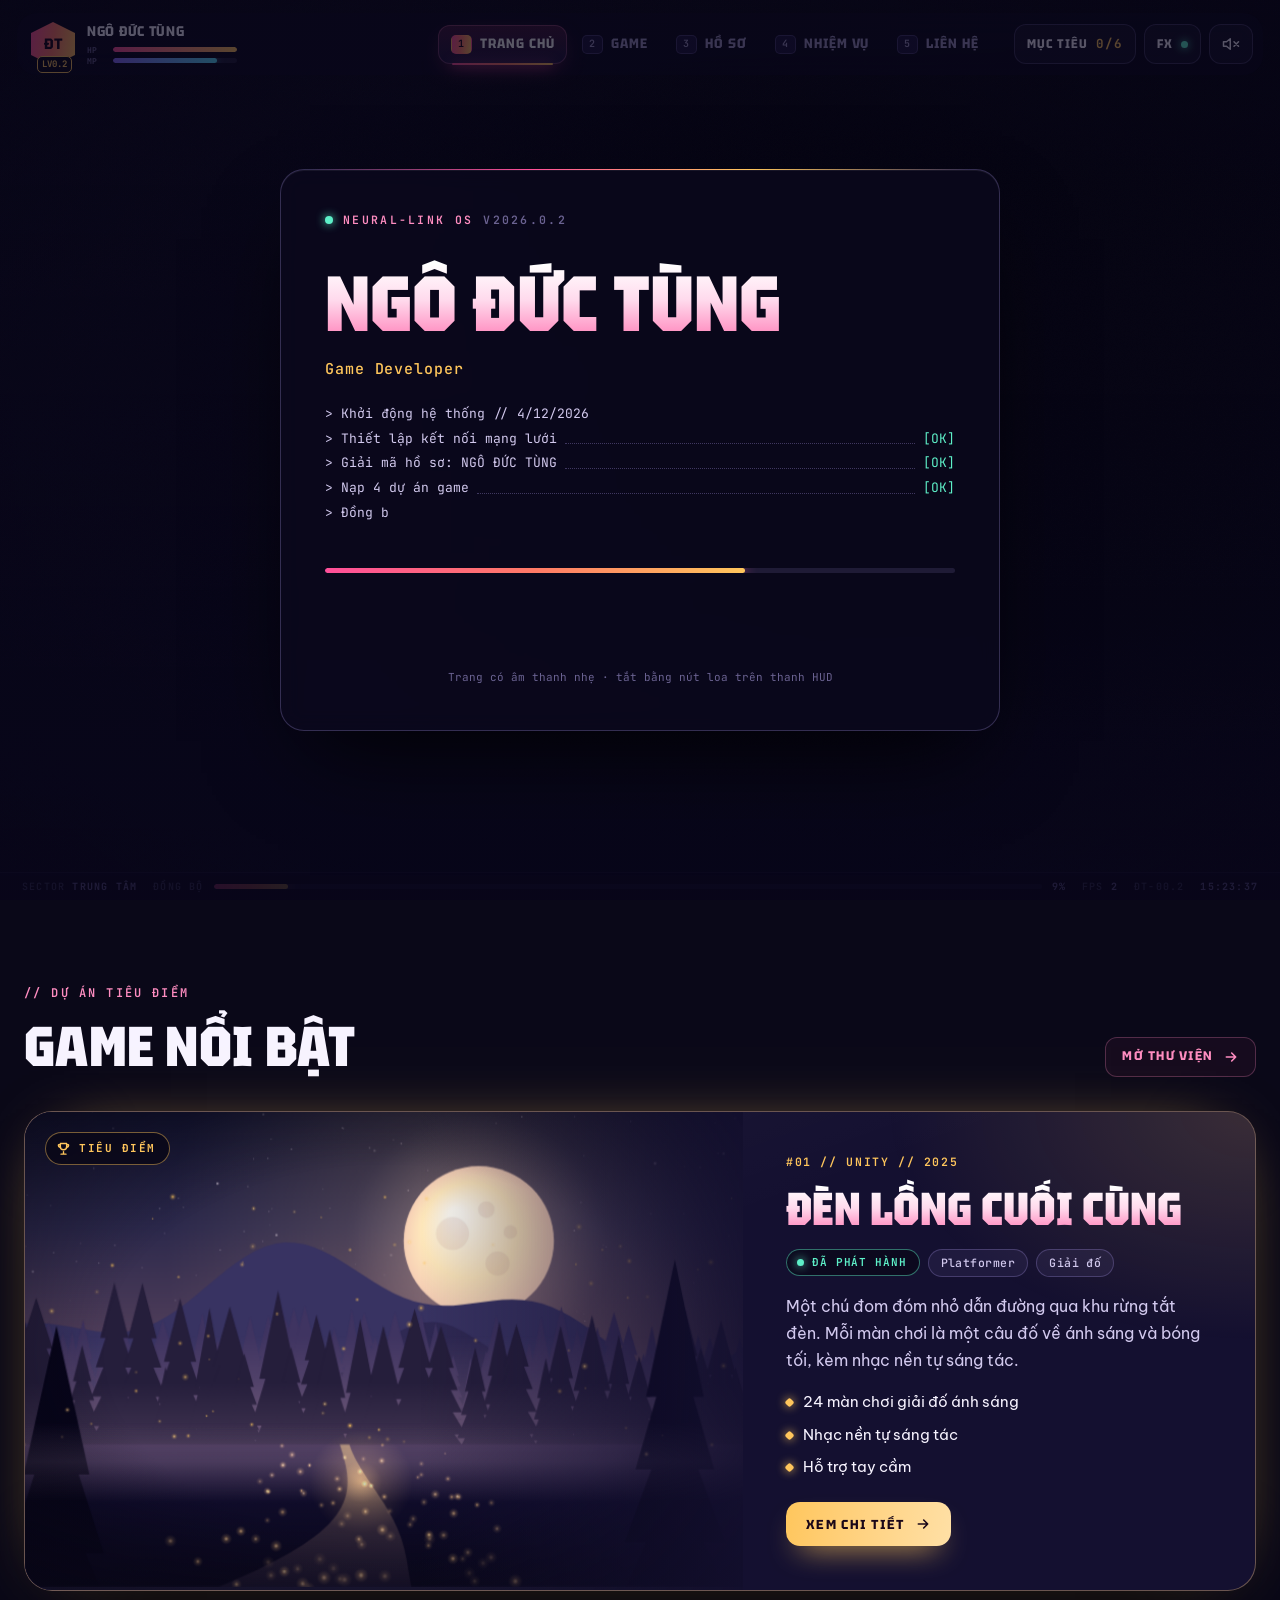
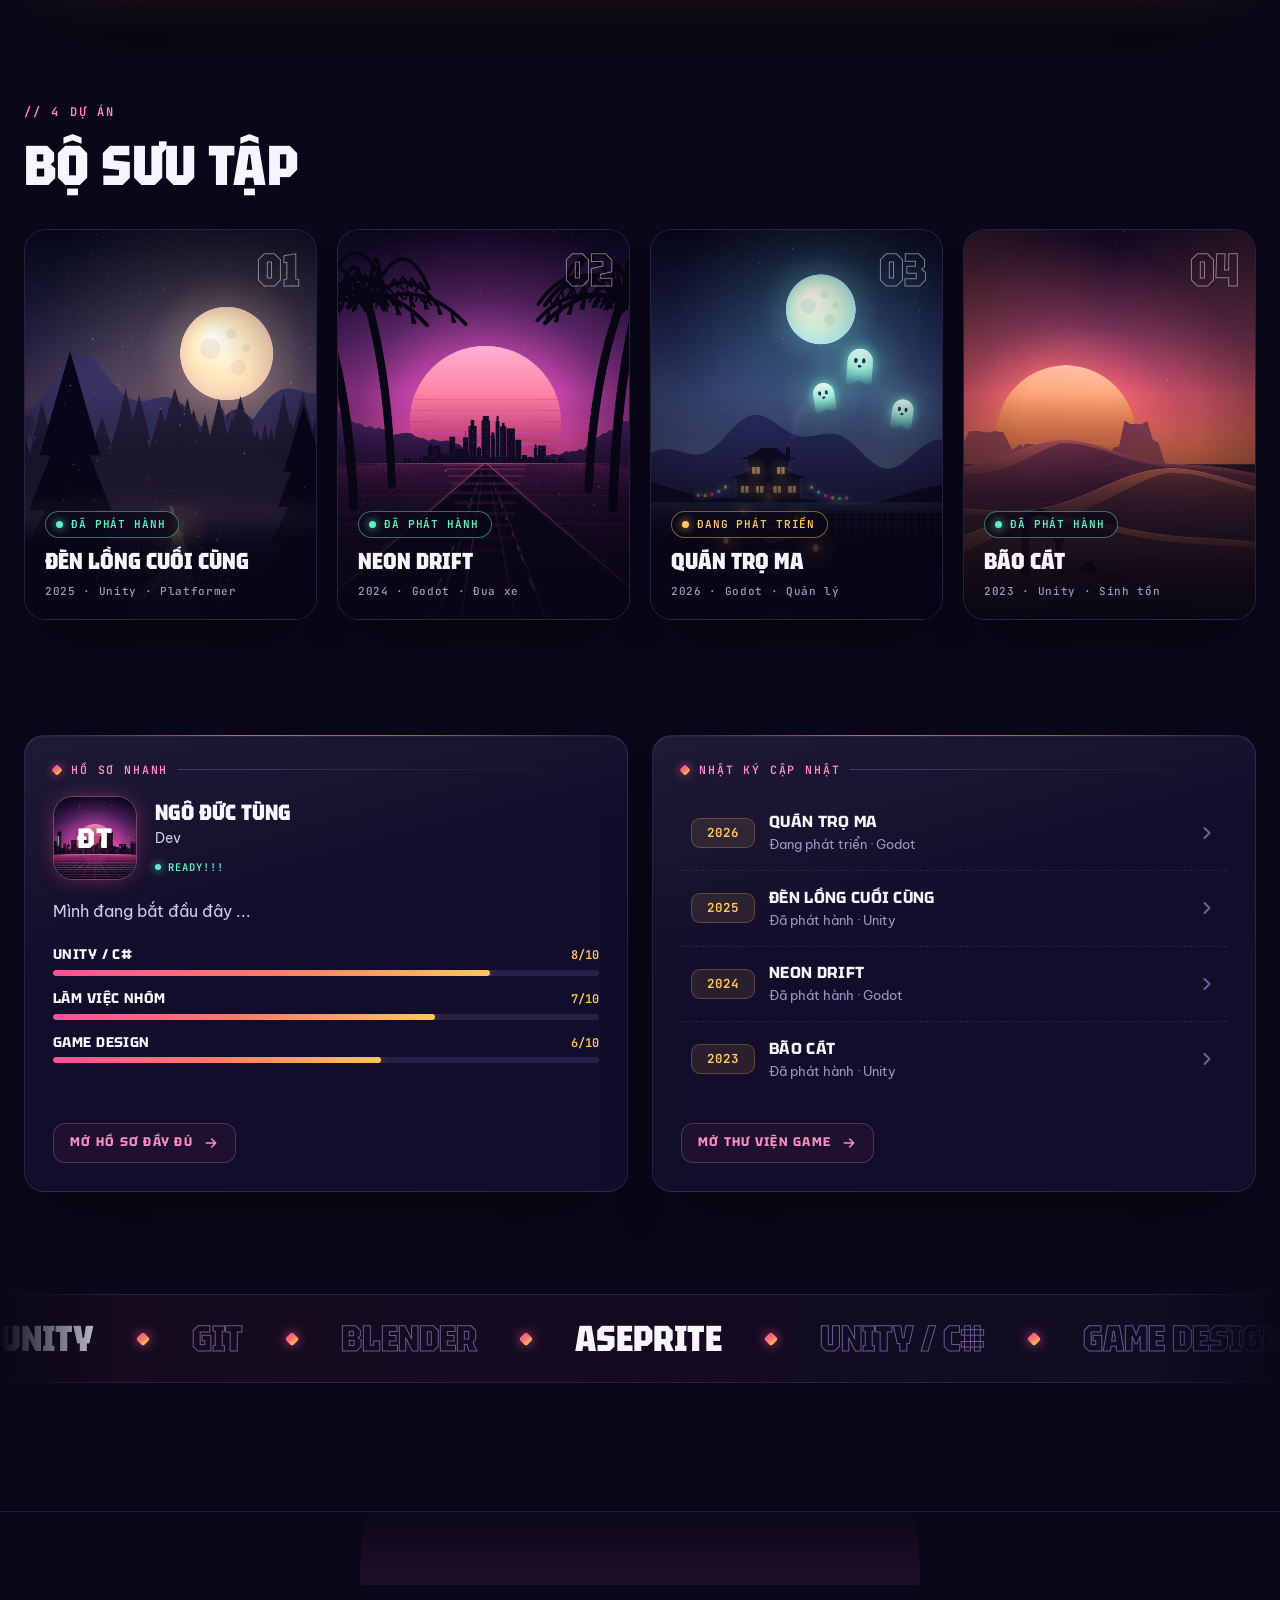
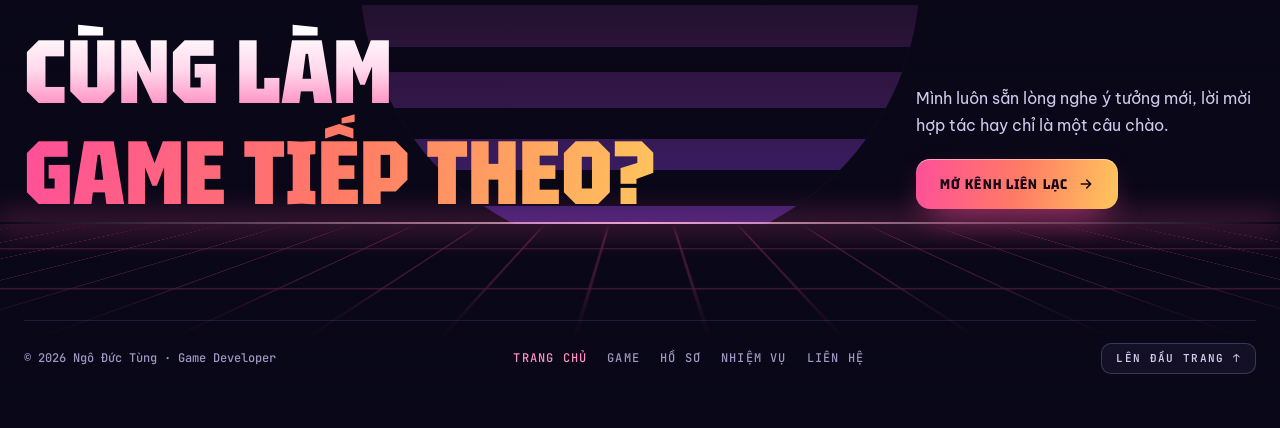
<file: index.html>
<!doctype html>
<html lang="vi">
<head>
<meta charset="utf-8">
<meta name="viewport" content="width=device-width, initial-scale=1, viewport-fit=cover">
<title>Trang chủ</title>
<meta name="description" content="Portfolio và CV của một nhà phát triển game indie.">
<meta name="theme-color" content="#0A0818">
<link rel="icon" href="data:image/svg+xml,%3Csvg xmlns='http://www.w3.org/2000/svg' viewBox='0 0 64 64'%3E%3Cdefs%3E%3ClinearGradient id='g' x1='0' y1='0' x2='1' y2='1'%3E%3Cstop offset='0' stop-color='%23FF4F9A'/%3E%3Cstop offset='1' stop-color='%23FFC65C'/%3E%3C/linearGradient%3E%3C/defs%3E%3Cpath d='M32 2 58 17v30L32 62 6 47V17z' fill='url(%23g)'/%3E%3Cpath d='M20 22h24M20 32h24M20 42h24' stroke='%231A0718' stroke-width='4' stroke-linecap='round' opacity='.55'/%3E%3C/svg%3E">
<link rel="preconnect" href="https://fonts.googleapis.com">
<link rel="preconnect" href="https://fonts.gstatic.com" crossorigin>
<link href="https://fonts.googleapis.com/css2?family=Tektur:wdth,wght@75..100,400..900&family=Be+Vietnam+Pro:wght@400;500;600;700&family=JetBrains+Mono:wght@400;500;600;700&display=swap" rel="stylesheet">
<link rel="stylesheet" href="style.css">
<script>try{if(localStorage.getItem("fx")==="0")document.documentElement.classList.add("fx-off");else if(sessionStorage.getItem("transit"))document.documentElement.classList.add("transit")}catch(e){}</script>
</head>
<body data-page="home">
<main id="main"></main>
<noscript><p style="padding:120px 24px;text-align:center;color:#F7F3FF;font-family:system-ui,sans-serif">Trang này cần bật JavaScript để hiển thị.</p></noscript>
<script src="data.js"></script>
<script src="app.js"></script>
</body>
</html>
</file>
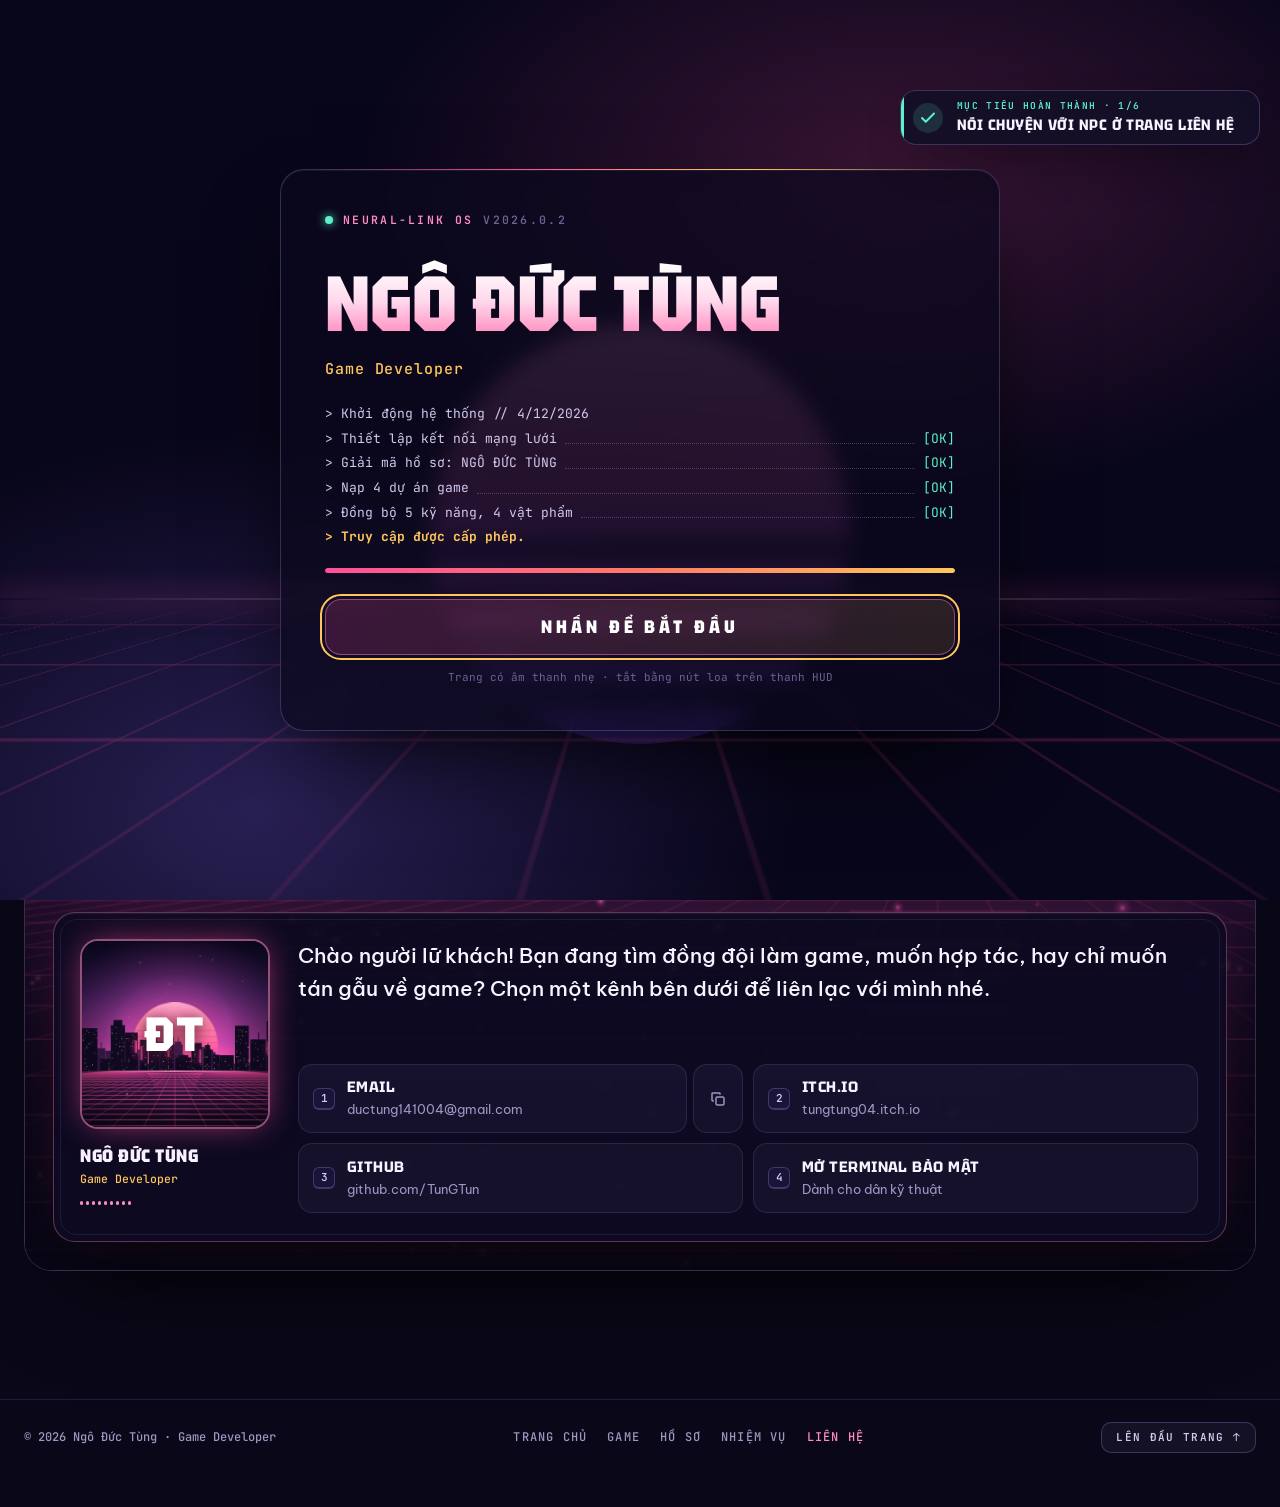
<file: contact.html>
<!doctype html>
<html lang="vi">
<head>
<meta charset="utf-8">
<meta name="viewport" content="width=device-width, initial-scale=1, viewport-fit=cover">
<title>Liên hệ</title>
<meta name="description" content="Portfolio và CV của một nhà phát triển game indie.">
<meta name="theme-color" content="#0A0818">
<link rel="icon" href="data:image/svg+xml,%3Csvg xmlns='http://www.w3.org/2000/svg' viewBox='0 0 64 64'%3E%3Cdefs%3E%3ClinearGradient id='g' x1='0' y1='0' x2='1' y2='1'%3E%3Cstop offset='0' stop-color='%23FF4F9A'/%3E%3Cstop offset='1' stop-color='%23FFC65C'/%3E%3C/linearGradient%3E%3C/defs%3E%3Cpath d='M32 2 58 17v30L32 62 6 47V17z' fill='url(%23g)'/%3E%3Cpath d='M20 22h24M20 32h24M20 42h24' stroke='%231A0718' stroke-width='4' stroke-linecap='round' opacity='.55'/%3E%3C/svg%3E">
<link rel="preconnect" href="https://fonts.googleapis.com">
<link rel="preconnect" href="https://fonts.gstatic.com" crossorigin>
<link href="https://fonts.googleapis.com/css2?family=Tektur:wdth,wght@75..100,400..900&family=Be+Vietnam+Pro:wght@400;500;600;700&family=JetBrains+Mono:wght@400;500;600;700&display=swap" rel="stylesheet">
<link rel="stylesheet" href="style.css">
<script>try{if(localStorage.getItem("fx")==="0")document.documentElement.classList.add("fx-off");else if(sessionStorage.getItem("transit"))document.documentElement.classList.add("transit")}catch(e){}</script>
</head>
<body data-page="contact">
<main id="main"></main>
<noscript><p style="padding:120px 24px;text-align:center;color:#F7F3FF;font-family:system-ui,sans-serif">Trang này cần bật JavaScript để hiển thị.</p></noscript>
<script src="data.js"></script>
<script src="app.js"></script>
</body>
</html>
</file>
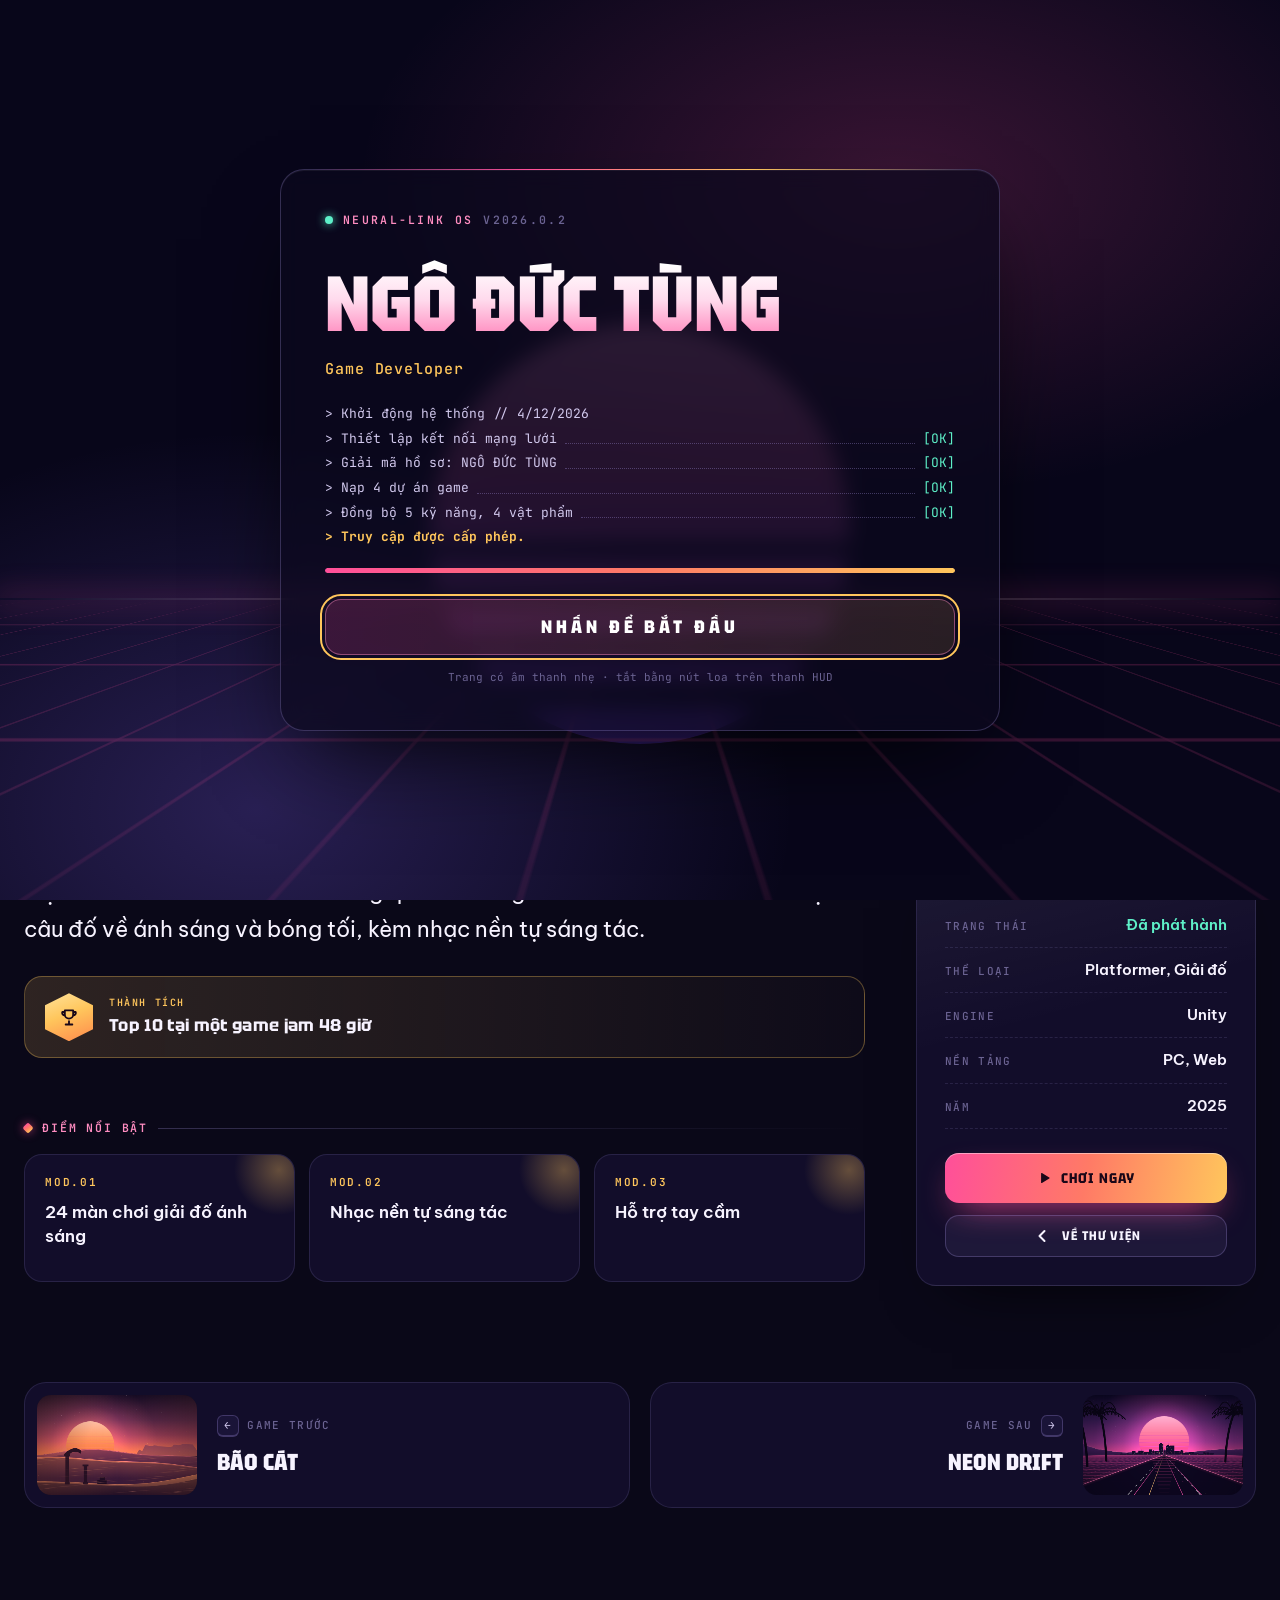
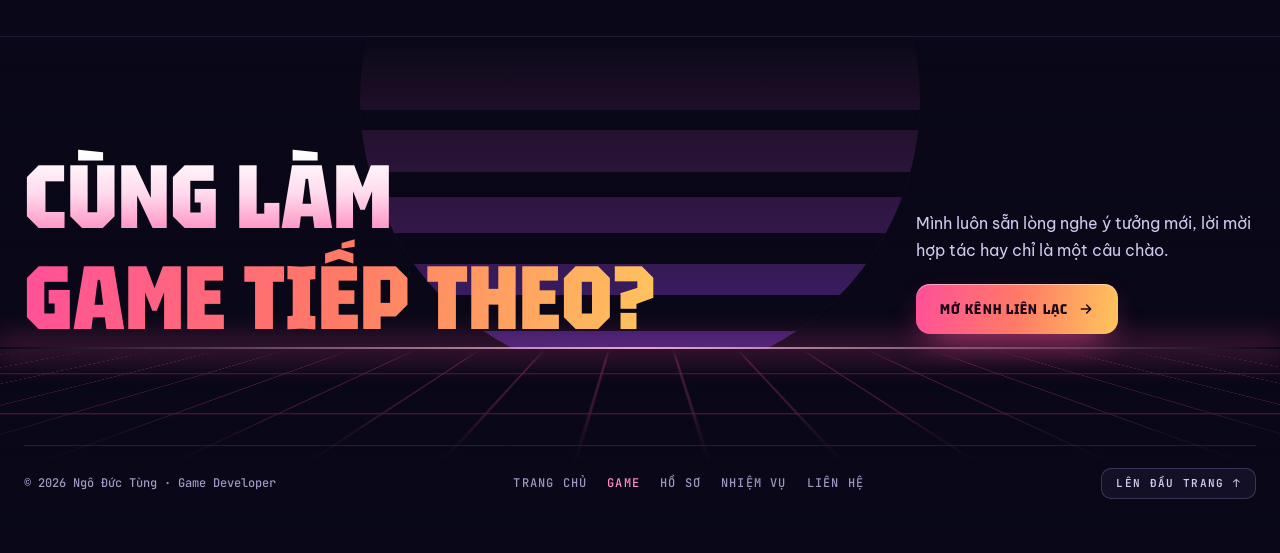
<file: game.html>
<!doctype html>
<html lang="vi">
<head>
<meta charset="utf-8">
<meta name="viewport" content="width=device-width, initial-scale=1, viewport-fit=cover">
<title>Chi tiết game</title>
<meta name="description" content="Portfolio và CV của một nhà phát triển game indie.">
<meta name="theme-color" content="#0A0818">
<link rel="icon" href="data:image/svg+xml,%3Csvg xmlns='http://www.w3.org/2000/svg' viewBox='0 0 64 64'%3E%3Cdefs%3E%3ClinearGradient id='g' x1='0' y1='0' x2='1' y2='1'%3E%3Cstop offset='0' stop-color='%23FF4F9A'/%3E%3Cstop offset='1' stop-color='%23FFC65C'/%3E%3C/linearGradient%3E%3C/defs%3E%3Cpath d='M32 2 58 17v30L32 62 6 47V17z' fill='url(%23g)'/%3E%3Cpath d='M20 22h24M20 32h24M20 42h24' stroke='%231A0718' stroke-width='4' stroke-linecap='round' opacity='.55'/%3E%3C/svg%3E">
<link rel="preconnect" href="https://fonts.googleapis.com">
<link rel="preconnect" href="https://fonts.gstatic.com" crossorigin>
<link href="https://fonts.googleapis.com/css2?family=Tektur:wdth,wght@75..100,400..900&family=Be+Vietnam+Pro:wght@400;500;600;700&family=JetBrains+Mono:wght@400;500;600;700&display=swap" rel="stylesheet">
<link rel="stylesheet" href="style.css">
<script>try{if(localStorage.getItem("fx")==="0")document.documentElement.classList.add("fx-off");else if(sessionStorage.getItem("transit"))document.documentElement.classList.add("transit")}catch(e){}</script>
</head>
<body data-page="game">
<main id="main"></main>
<noscript><p style="padding:120px 24px;text-align:center;color:#F7F3FF;font-family:system-ui,sans-serif">Trang này cần bật JavaScript để hiển thị.</p></noscript>
<script src="data.js"></script>
<script src="app.js"></script>
</body>
</html>
</file>
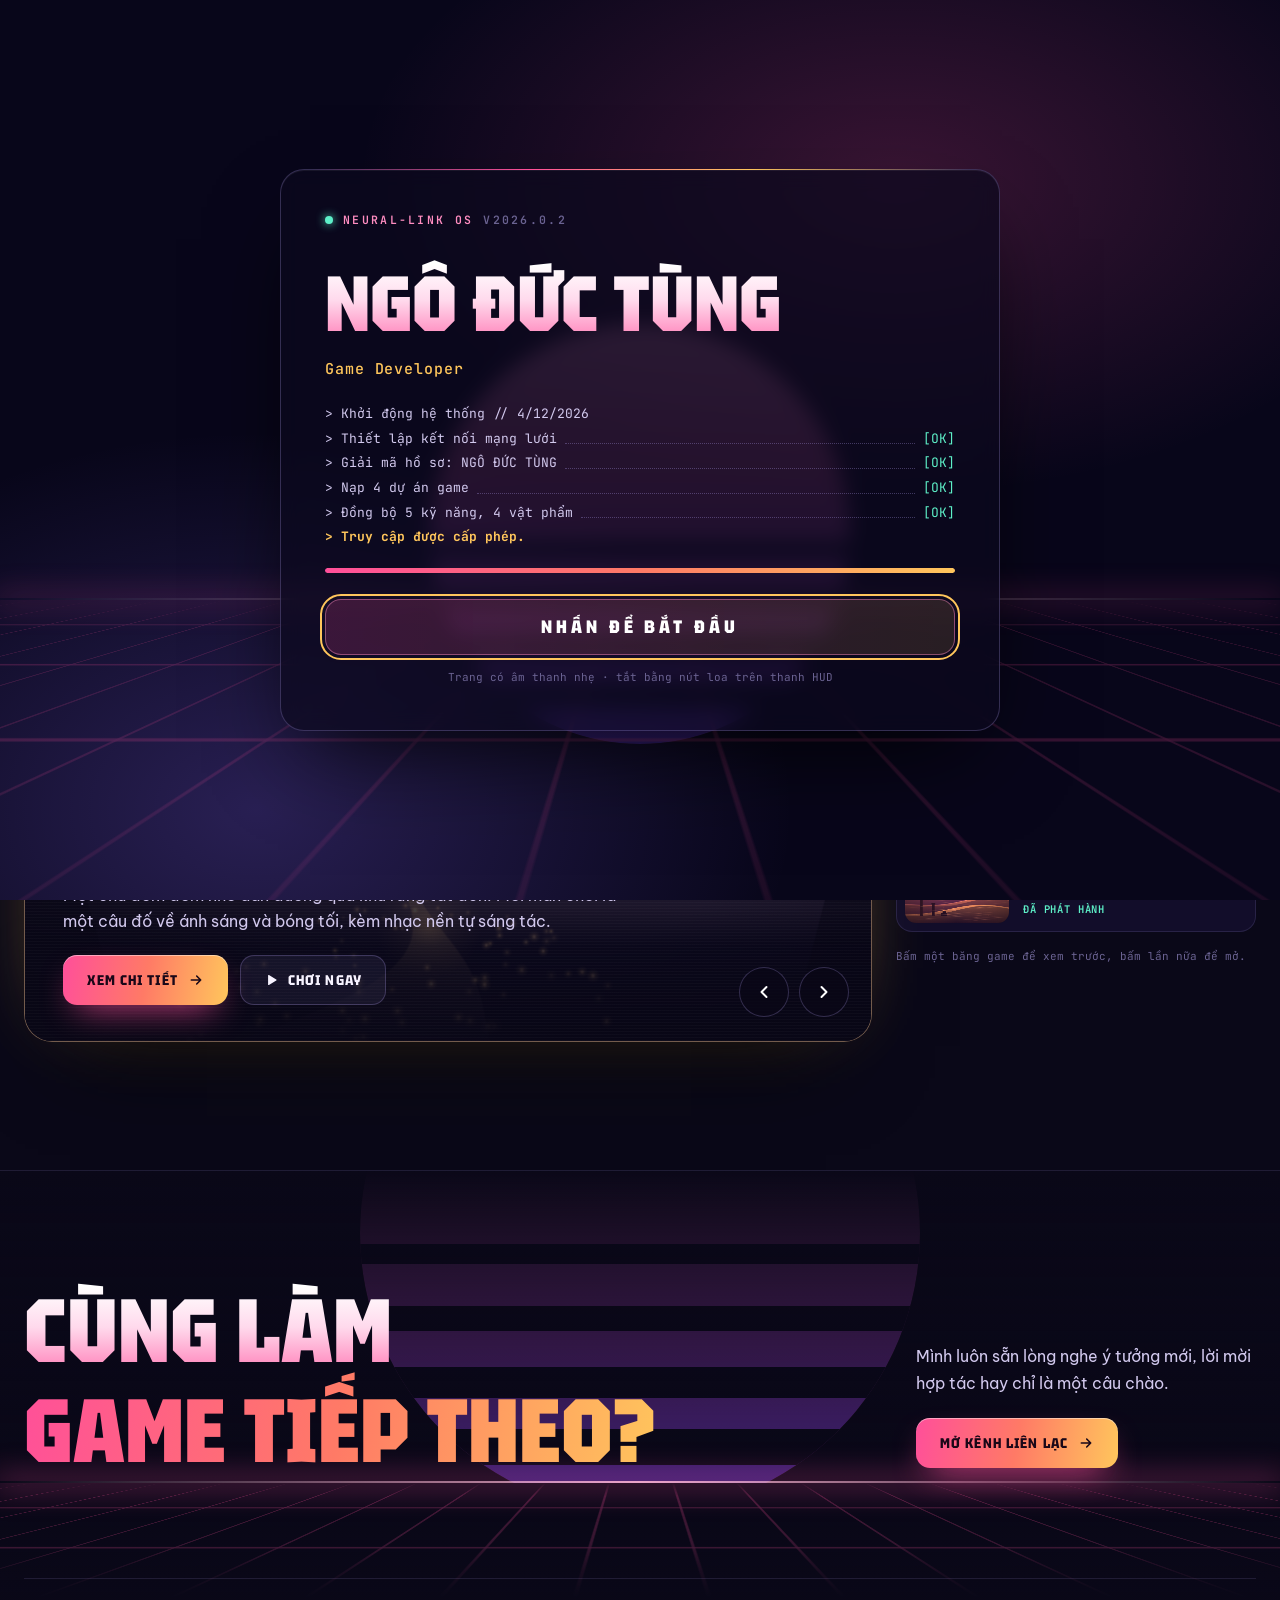
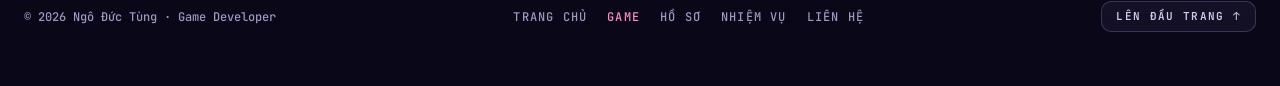
<file: games.html>
<!doctype html>
<html lang="vi">
<head>
<meta charset="utf-8">
<meta name="viewport" content="width=device-width, initial-scale=1, viewport-fit=cover">
<title>Thư viện game</title>
<meta name="description" content="Portfolio và CV của một nhà phát triển game indie.">
<meta name="theme-color" content="#0A0818">
<link rel="icon" href="data:image/svg+xml,%3Csvg xmlns='http://www.w3.org/2000/svg' viewBox='0 0 64 64'%3E%3Cdefs%3E%3ClinearGradient id='g' x1='0' y1='0' x2='1' y2='1'%3E%3Cstop offset='0' stop-color='%23FF4F9A'/%3E%3Cstop offset='1' stop-color='%23FFC65C'/%3E%3C/linearGradient%3E%3C/defs%3E%3Cpath d='M32 2 58 17v30L32 62 6 47V17z' fill='url(%23g)'/%3E%3Cpath d='M20 22h24M20 32h24M20 42h24' stroke='%231A0718' stroke-width='4' stroke-linecap='round' opacity='.55'/%3E%3C/svg%3E">
<link rel="preconnect" href="https://fonts.googleapis.com">
<link rel="preconnect" href="https://fonts.gstatic.com" crossorigin>
<link href="https://fonts.googleapis.com/css2?family=Tektur:wdth,wght@75..100,400..900&family=Be+Vietnam+Pro:wght@400;500;600;700&family=JetBrains+Mono:wght@400;500;600;700&display=swap" rel="stylesheet">
<link rel="stylesheet" href="style.css">
<script>try{if(localStorage.getItem("fx")==="0")document.documentElement.classList.add("fx-off");else if(sessionStorage.getItem("transit"))document.documentElement.classList.add("transit")}catch(e){}</script>
</head>
<body data-page="games">
<main id="main"></main>
<noscript><p style="padding:120px 24px;text-align:center;color:#F7F3FF;font-family:system-ui,sans-serif">Trang này cần bật JavaScript để hiển thị.</p></noscript>
<script src="data.js"></script>
<script src="app.js"></script>
</body>
</html>
</file>
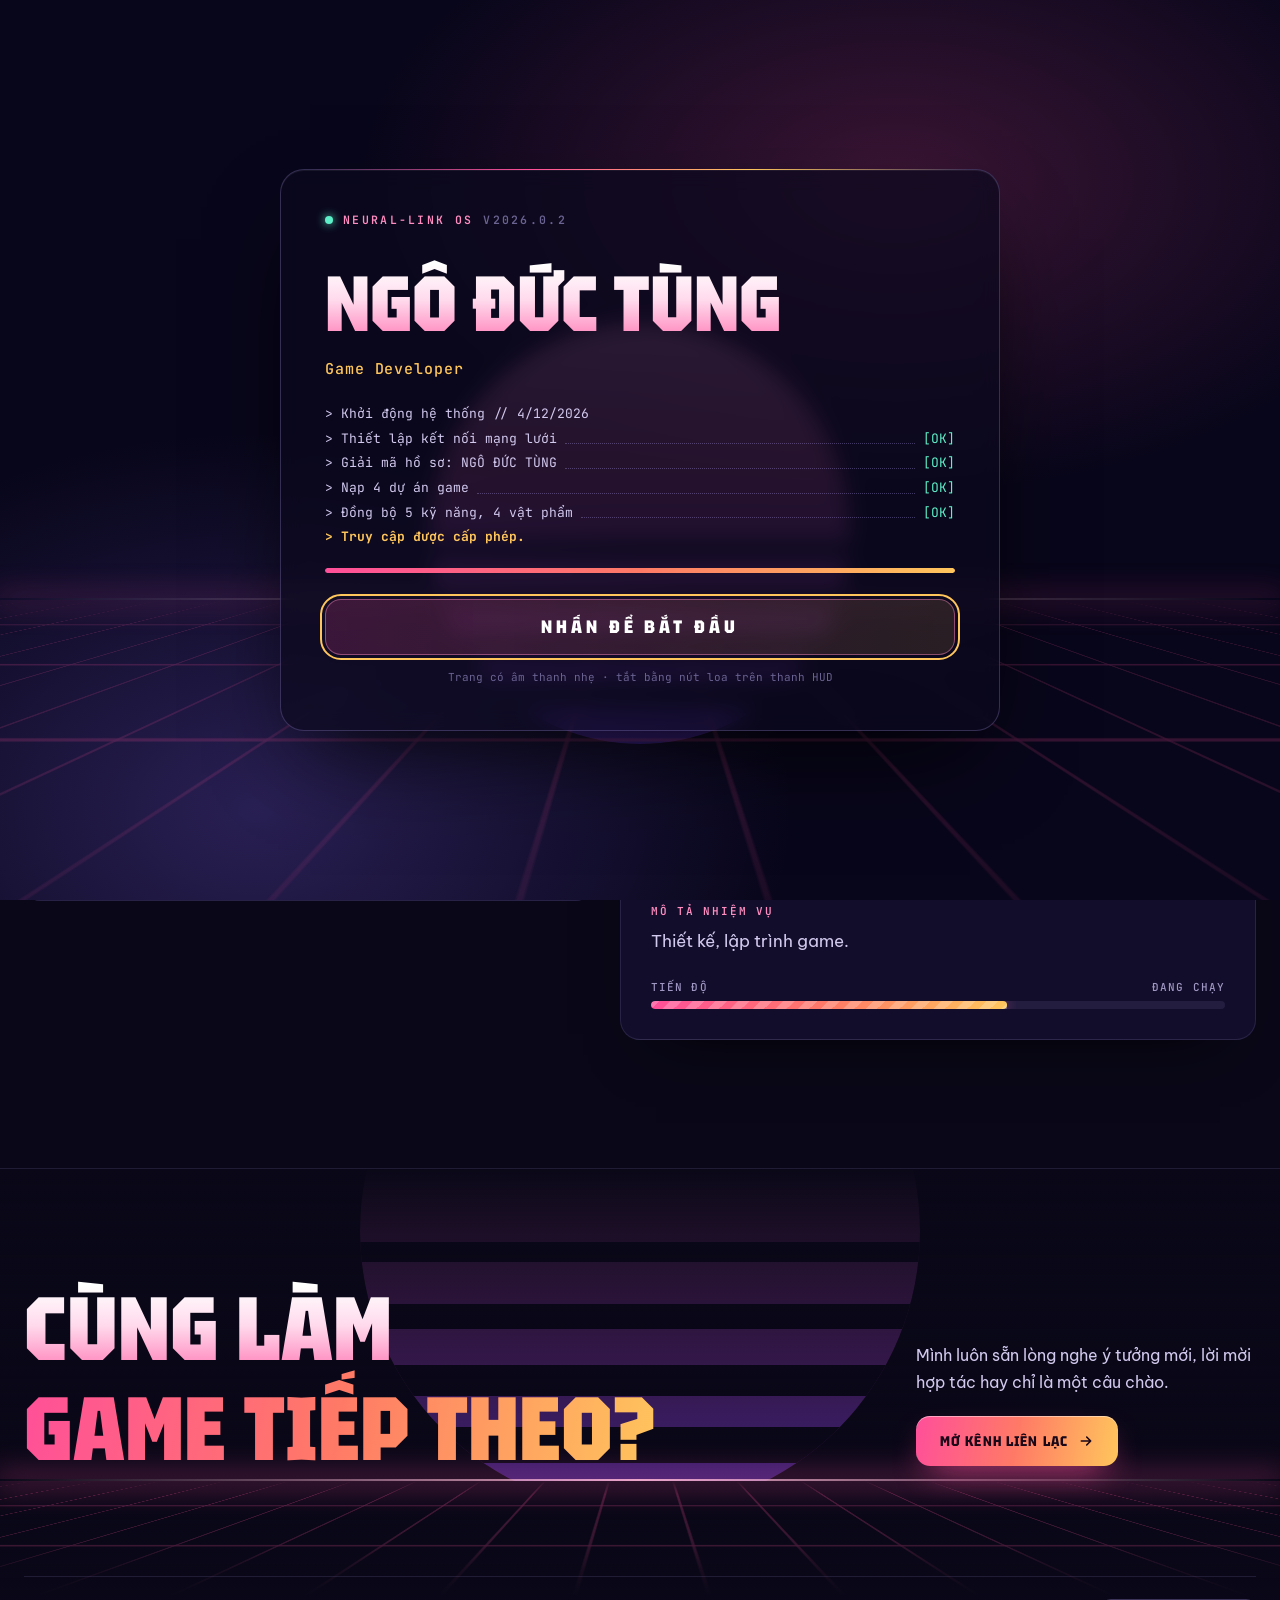
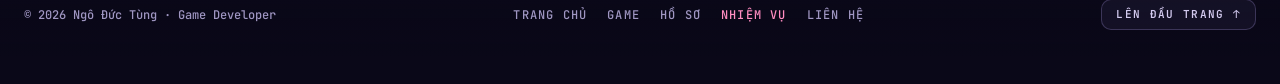
<file: journey.html>
<!doctype html>
<html lang="vi">
<head>
<meta charset="utf-8">
<meta name="viewport" content="width=device-width, initial-scale=1, viewport-fit=cover">
<title>Nhật ký nhiệm vụ</title>
<meta name="description" content="Portfolio và CV của một nhà phát triển game indie.">
<meta name="theme-color" content="#0A0818">
<link rel="icon" href="data:image/svg+xml,%3Csvg xmlns='http://www.w3.org/2000/svg' viewBox='0 0 64 64'%3E%3Cdefs%3E%3ClinearGradient id='g' x1='0' y1='0' x2='1' y2='1'%3E%3Cstop offset='0' stop-color='%23FF4F9A'/%3E%3Cstop offset='1' stop-color='%23FFC65C'/%3E%3C/linearGradient%3E%3C/defs%3E%3Cpath d='M32 2 58 17v30L32 62 6 47V17z' fill='url(%23g)'/%3E%3Cpath d='M20 22h24M20 32h24M20 42h24' stroke='%231A0718' stroke-width='4' stroke-linecap='round' opacity='.55'/%3E%3C/svg%3E">
<link rel="preconnect" href="https://fonts.googleapis.com">
<link rel="preconnect" href="https://fonts.gstatic.com" crossorigin>
<link href="https://fonts.googleapis.com/css2?family=Tektur:wdth,wght@75..100,400..900&family=Be+Vietnam+Pro:wght@400;500;600;700&family=JetBrains+Mono:wght@400;500;600;700&display=swap" rel="stylesheet">
<link rel="stylesheet" href="style.css">
<script>try{if(localStorage.getItem("fx")==="0")document.documentElement.classList.add("fx-off");else if(sessionStorage.getItem("transit"))document.documentElement.classList.add("transit")}catch(e){}</script>
</head>
<body data-page="journey">
<main id="main"></main>
<noscript><p style="padding:120px 24px;text-align:center;color:#F7F3FF;font-family:system-ui,sans-serif">Trang này cần bật JavaScript để hiển thị.</p></noscript>
<script src="data.js"></script>
<script src="app.js"></script>
</body>
</html>
</file>
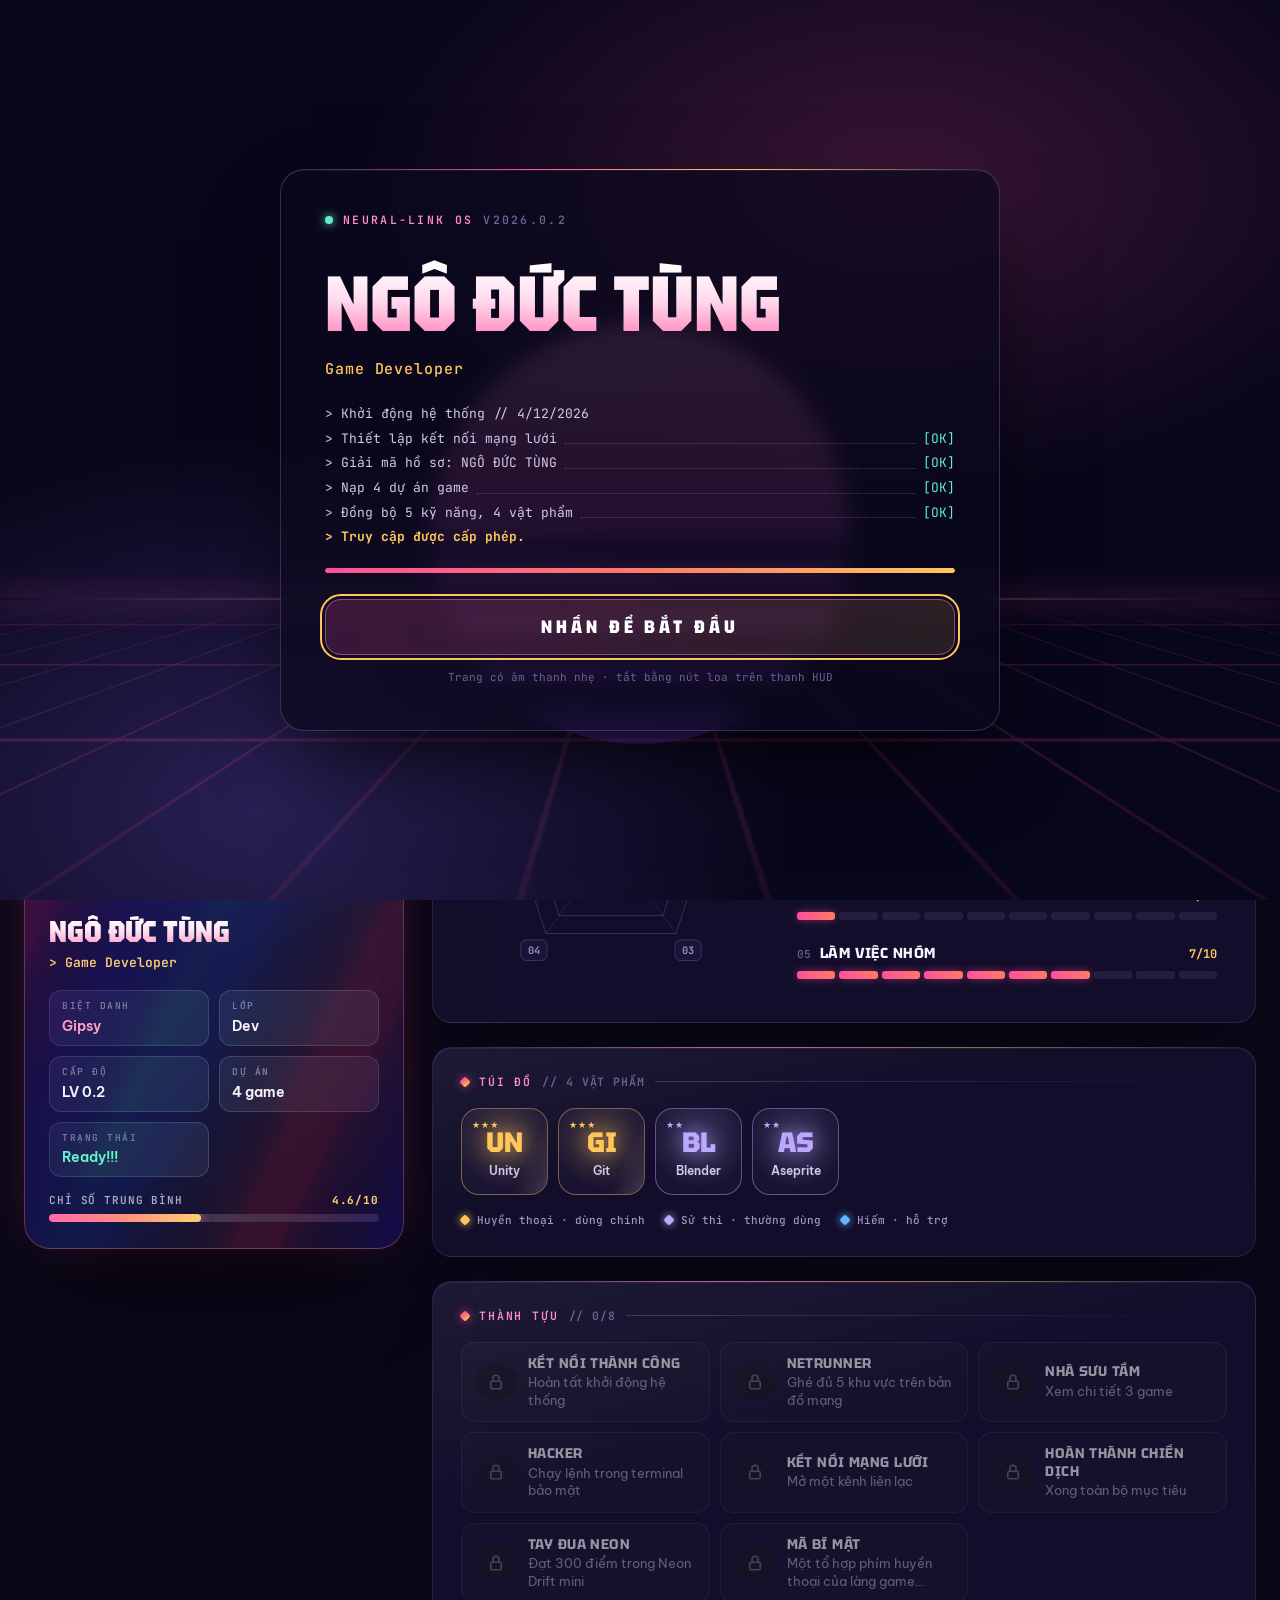
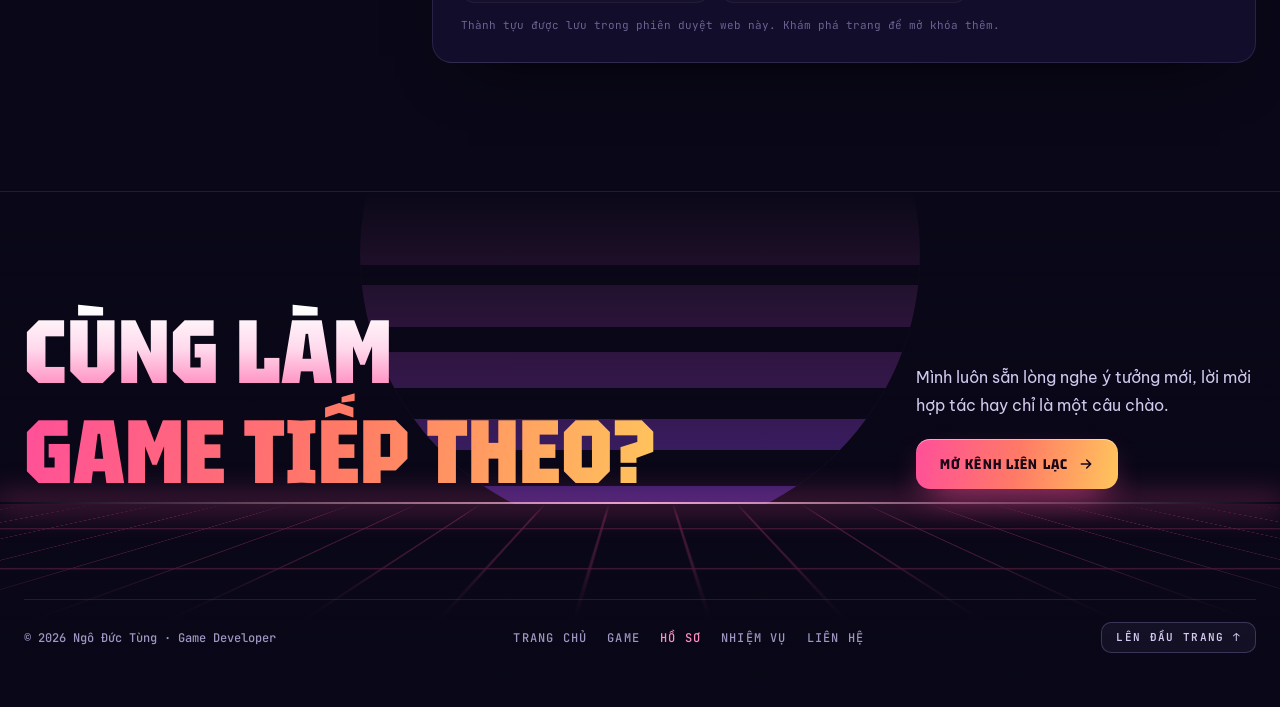
<file: profile.html>
<!doctype html>
<html lang="vi">
<head>
<meta charset="utf-8">
<meta name="viewport" content="width=device-width, initial-scale=1, viewport-fit=cover">
<title>Hồ sơ nhân vật</title>
<meta name="description" content="Portfolio và CV của một nhà phát triển game indie.">
<meta name="theme-color" content="#0A0818">
<link rel="icon" href="data:image/svg+xml,%3Csvg xmlns='http://www.w3.org/2000/svg' viewBox='0 0 64 64'%3E%3Cdefs%3E%3ClinearGradient id='g' x1='0' y1='0' x2='1' y2='1'%3E%3Cstop offset='0' stop-color='%23FF4F9A'/%3E%3Cstop offset='1' stop-color='%23FFC65C'/%3E%3C/linearGradient%3E%3C/defs%3E%3Cpath d='M32 2 58 17v30L32 62 6 47V17z' fill='url(%23g)'/%3E%3Cpath d='M20 22h24M20 32h24M20 42h24' stroke='%231A0718' stroke-width='4' stroke-linecap='round' opacity='.55'/%3E%3C/svg%3E">
<link rel="preconnect" href="https://fonts.googleapis.com">
<link rel="preconnect" href="https://fonts.gstatic.com" crossorigin>
<link href="https://fonts.googleapis.com/css2?family=Tektur:wdth,wght@75..100,400..900&family=Be+Vietnam+Pro:wght@400;500;600;700&family=JetBrains+Mono:wght@400;500;600;700&display=swap" rel="stylesheet">
<link rel="stylesheet" href="style.css">
<script>try{if(localStorage.getItem("fx")==="0")document.documentElement.classList.add("fx-off");else if(sessionStorage.getItem("transit"))document.documentElement.classList.add("transit")}catch(e){}</script>
</head>
<body data-page="profile">
<main id="main"></main>
<noscript><p style="padding:120px 24px;text-align:center;color:#F7F3FF;font-family:system-ui,sans-serif">Trang này cần bật JavaScript để hiển thị.</p></noscript>
<script src="data.js"></script>
<script src="app.js"></script>
</body>
</html>
</file>
<file: style.css>
/* =========================================================
   NEURAL-LINK v3 // "Hoàng hôn neon"
   Bạn không cần sửa file này — thông tin cá nhân nằm trong data.js
   ========================================================= */
:root{
  --bg:#0A0818; --bg-2:#110D26; --bg-3:#1A1438;
  --panel:rgba(24,18,52,.66); --panel-2:rgba(32,23,68,.72); --panel-solid:#141030;
  --line:rgba(187,169,255,.13); --line-2:rgba(187,169,255,.24); --line-3:rgba(187,169,255,.46);
  --text:#F7F3FF; --soft:#D2C9EE; --muted:#9F96C2; --dim:#6B6392;
  --pink:#FF4F9A; --pink-2:#FF8DC1; --orange:#FF8A4C; --gold:#FFC65C; --violet:#8B6CFF; --violet-2:#BBA9FF; --mint:#5EF0C8; --cyan:#59E3FF; --blue:#62B6FF; --red:#FF5C6C;
  --grad:linear-gradient(100deg,#FF4F9A 0%,#FF7A66 50%,#FFC65C 100%);
  --grad-text:linear-gradient(180deg,#FFFFFF 18%,#FFD9EC 52%,#FF9BC8 78%,#FF6FA9 100%);
  --grad-sun:linear-gradient(180deg,#FFE88F 0%,#FFC24E 30%,#FF8A4C 58%,#FF4F9A 82%,#C93A8E 100%);
  --grad-sun-dim:linear-gradient(180deg,#FF9BD0 0%,#F062B0 34%,#B447CF 66%,#5E36D8 100%);
  --ink:#1A0718;
  --display:"Tektur","Be Vietnam Pro",system-ui,sans-serif; --body:"Be Vietnam Pro",system-ui,sans-serif; --mono:"JetBrains Mono",ui-monospace,SFMono-Regular,Menlo,monospace;
  --ease:cubic-bezier(.2,.8,.2,1); --ease-io:cubic-bezier(.7,0,.3,1); --spring:cubic-bezier(.34,1.56,.64,1);
  --r:20px; --r-sm:12px;
  --hud-top:12px; --hud-bar:64px; --hud-h:calc(var(--hud-top) + var(--hud-bar)); --bar-h:28px;
  color-scheme:dark;
}
*{box-sizing:border-box}
html{scroll-padding-top:calc(var(--hud-h) + 24px);overflow-x:clip;-webkit-text-size-adjust:100%;background:var(--bg)}
html.transit body::before{content:"";position:fixed;inset:0;z-index:400;background:linear-gradient(180deg,#0E0A22,#2A1150)}
html.ar-lock{overflow:hidden}
body{margin:0;min-height:100vh;display:flex;flex-direction:column;background:var(--bg);color:var(--text);font:400 16px/1.7 var(--body);-webkit-font-smoothing:antialiased;-moz-osx-font-smoothing:grayscale;padding-bottom:var(--bar-h);text-rendering:optimizeLegibility}
body.has-cursor,body.has-cursor a,body.has-cursor button,body.has-cursor [tabindex],body.has-cursor .slot,body.has-cursor .item{cursor:none}
body.has-cursor input,body.has-cursor textarea{cursor:text}
main{flex:1;overflow-x:clip;position:relative}
a{color:inherit}
button,input{font:inherit;color:inherit}
button{-webkit-tap-highlight-color:transparent}
img,canvas,svg{display:block;max-width:100%}
[hidden]{display:none !important}
:focus-visible{outline:2px solid var(--gold);outline-offset:3px}
::selection{background:var(--pink);color:#fff}
::-webkit-scrollbar{width:10px;height:10px}
::-webkit-scrollbar-track{background:var(--bg)}
::-webkit-scrollbar-thumb{background:linear-gradient(var(--violet),var(--pink));border-radius:10px;border:3px solid var(--bg)}
html{scrollbar-color:#6A3FA0 var(--bg)}
.wrap{width:min(1240px,100% - 48px);margin-inline:auto}
@media (max-width:600px){.wrap{width:calc(100% - 32px)}}
kbd{display:inline-grid;place-items:center;min-width:22px;height:22px;padding:0 6px;font:600 11px/1 var(--mono);border:1px solid var(--line-2);border-bottom-width:2px;border-radius:6px;background:var(--bg-3);color:var(--soft)}
.skip{position:fixed;left:16px;top:-80px;z-index:999;padding:12px 18px;border-radius:12px;background:var(--gold);color:var(--ink);font-weight:700;text-decoration:none;transition:top .2s}
.skip:focus{top:16px}
.empty{color:var(--muted);font:500 13px/1.6 var(--mono);margin:0;padding:12px 4px}
.muted{color:var(--muted)}
.c-gold{color:var(--gold)} .c-mint{color:var(--mint)}

/* ---------- nền chung ---------- */
.bg{position:fixed;inset:0;z-index:-3;pointer-events:none;overflow:hidden;background:var(--bg)}
/* không dùng filter:blur (rất tốn GPU khi đang chuyển động): gradient nhiều nấc tự mềm mép */
.bg i{position:absolute;border-radius:50%;opacity:.75;will-change:transform}
.bg-a{width:60vmax;height:44vmax;right:-14vmax;top:-18vmax;background:radial-gradient(closest-side,rgba(255,79,154,.33),rgba(255,79,154,.27) 30%,rgba(255,79,154,.14) 62%,rgba(255,79,154,.04) 86%,transparent);animation:drift1 30s ease-in-out infinite alternate}
.bg-b{width:58vmax;height:52vmax;left:-20vmax;bottom:-26vmax;background:radial-gradient(closest-side,rgba(139,108,255,.35),rgba(139,108,255,.29) 30%,rgba(139,108,255,.15) 62%,rgba(139,108,255,.04) 86%,transparent);animation:drift2 36s ease-in-out infinite alternate}
.bg-c{width:34vmax;height:28vmax;left:36%;top:38%;background:radial-gradient(closest-side,rgba(255,198,92,.09),rgba(255,198,92,.075) 30%,rgba(255,198,92,.04) 62%,rgba(255,198,92,.01) 86%,transparent);animation:drift1 44s ease-in-out infinite alternate-reverse}
@keyframes drift1{to{transform:translate3d(-8vmax,6vmax,0) scale(1.15)}}
@keyframes drift2{to{transform:translate3d(9vmax,-5vmax,0) scale(1.1)}}
.bg::before{content:"";position:absolute;inset:0;background-image:radial-gradient(rgba(187,169,255,.16) 1px,transparent 1.5px);background-size:32px 32px;
  -webkit-mask-image:radial-gradient(ellipse 80% 70% at 50% 20%,#000 10%,transparent 78%);mask-image:radial-gradient(ellipse 80% 70% at 50% 20%,#000 10%,transparent 78%)}
#motes{position:fixed;inset:0;z-index:-2;pointer-events:none;width:100%;height:100%}
.fx{position:fixed;inset:0;pointer-events:none;z-index:70}
/* hạt nhiễu (đứng yên) gộp chung một lớp với viền tối: bớt một lớp phủ toàn màn hình phải ghép mỗi khung hình */
.fx-grain{display:none}
.fx-vig{background:radial-gradient(ellipse at center,transparent 60%,rgba(4,2,12,.55)),url("data:image/svg+xml,%3Csvg xmlns='http://www.w3.org/2000/svg' width='180' height='180'%3E%3Cfilter id='n'%3E%3CfeTurbulence type='fractalNoise' baseFrequency='.85' numOctaves='2' stitchTiles='stitch'/%3E%3C/filter%3E%3Crect width='100%25' height='100%25' filter='url(%23n)' opacity='.035'/%3E%3C/svg%3E")}
.fx-off .fx-vig{background:radial-gradient(ellipse at center,transparent 60%,rgba(4,2,12,.55))}
.fx-flash{z-index:260;background:var(--grad);opacity:0;display:none}
.fx-flash.go{display:block;mix-blend-mode:screen;animation:flash .7s ease-out}
@keyframes flash{0%{opacity:.6}100%{opacity:0}}
@keyframes blink{50%{opacity:.25}}
@keyframes spin{to{transform:rotate(360deg)}}
@keyframes up{from{opacity:0;translate:0 26px}}
@keyframes fade{from{opacity:0}}
@keyframes pulse{0%{box-shadow:0 0 0 0 var(--pc,rgba(94,240,200,.7))}100%{box-shadow:0 0 0 10px transparent}}

/* ---------- thành phần dùng chung ---------- */
.panel{position:relative;border-radius:var(--r);border:1px solid var(--line);
  background:linear-gradient(165deg,rgba(255,255,255,.055),rgba(255,255,255,0) 40%),var(--panel);
  box-shadow:inset 0 1px 0 rgba(255,255,255,.05),0 30px 60px -36px rgba(0,0,0,.9);padding:28px}
.panel::before{content:"";position:absolute;left:24px;right:24px;top:-1px;height:1px;pointer-events:none;background:linear-gradient(90deg,transparent,rgba(255,141,193,.65),rgba(255,198,92,.45),transparent)}
.has-cursor main .panel{background:radial-gradient(520px circle at var(--mx,-999px) var(--my,-999px),rgba(255,79,154,.09),transparent 45%),linear-gradient(165deg,rgba(255,255,255,.055),rgba(255,255,255,0) 40%),var(--panel)}
.ptag{display:flex;align-items:center;gap:10px;margin:0 0 20px;font:600 11.5px/1 var(--mono);letter-spacing:.16em;text-transform:uppercase;color:var(--pink-2)}
.ptag::before{content:"";flex:none;width:8px;height:8px;border-radius:2px;background:var(--grad);box-shadow:0 0 10px rgba(255,79,154,.7);transform:rotate(45deg)}
.ptag::after{content:"";flex:1;height:1px;background:linear-gradient(90deg,var(--line-2),transparent)}
.ptag span{color:var(--dim);letter-spacing:.08em}
.btn{position:relative;display:inline-flex;align-items:center;justify-content:center;gap:10px;min-height:50px;padding:0 24px;border:0;border-radius:14px;cursor:pointer;text-decoration:none;overflow:hidden;isolation:isolate;white-space:nowrap;
  font:700 14px/1 var(--display);font-stretch:92%;letter-spacing:.08em;text-transform:uppercase;transition:transform .15s,box-shadow .3s,background-color .3s,color .3s,filter .3s}
.btn svg{flex:none}
.btn-p{background:var(--grad);color:var(--ink);box-shadow:0 14px 34px -14px rgba(255,79,154,.95),inset 0 1px 0 rgba(255,255,255,.45)}
.btn-p::after{content:"";position:absolute;inset:0 auto 0 -60%;width:40%;z-index:-1;transform:skewX(-20deg);background:linear-gradient(90deg,transparent,rgba(255,255,255,.8),transparent);transition:left .7s var(--ease)}
.btn-p:hover::after{left:130%}
.btn-p:hover{filter:brightness(1.07) saturate(1.1);box-shadow:0 18px 44px -12px rgba(255,79,154,1),inset 0 1px 0 rgba(255,255,255,.45)}
.btn-o{background:rgba(187,169,255,.07);color:var(--text);box-shadow:inset 0 0 0 1px var(--line-2)}
.btn-o:hover{background:rgba(187,169,255,.15);box-shadow:inset 0 0 0 1px var(--violet-2)}
.btn:active{transform:scale(.96)}
.btn-sm{min-height:42px;padding:0 16px;font-size:12.5px}
.btn kbd{background:rgba(26,7,24,.18);border-color:rgba(26,7,24,.25);color:inherit;height:20px;min-width:20px;font-size:10px}
.btn-o kbd{background:var(--bg-3);border-color:var(--line-2);color:var(--soft)}
.more{display:inline-flex;align-items:center;gap:10px;padding:11px 16px;border-radius:12px;text-decoration:none;font:700 12.5px/1 var(--display);letter-spacing:.1em;text-transform:uppercase;color:var(--pink-2);border:1px solid rgba(255,141,193,.26);background:rgba(255,79,154,.05);transition:background-color .25s,border-color .25s,color .25s}
.more svg{transition:transform .3s var(--ease)}
.more:hover{background:rgba(255,79,154,.14);border-color:var(--pink-2);color:#fff}
.more:hover svg{transform:translateX(4px)}
.chip{display:inline-flex;align-items:center;padding:7px 12px;border-radius:999px;font:500 11.5px/1 var(--mono);letter-spacing:.04em;border:1px solid var(--line-2);color:var(--soft);background:rgba(187,169,255,.07)}
.st{display:inline-flex;align-items:center;gap:8px;padding:7px 12px 7px 10px;border-radius:999px;font:600 11px/1 var(--mono);letter-spacing:.08em;text-transform:uppercase;background:rgba(10,8,24,.72);border:1px solid color-mix(in srgb,var(--sc) 45%,transparent);color:var(--sc);white-space:nowrap}
.st::before{content:"";width:7px;height:7px;border-radius:50%;background:var(--sc);box-shadow:0 0 10px var(--sc)}
.st.released{--sc:var(--mint)}
.st.dev{--sc:var(--gold)}
.st.dev::before{animation:blink 1.1s steps(1) infinite}
.row{display:flex;flex-wrap:wrap;gap:8px;align-items:center}
.actions{display:flex;flex-wrap:wrap;gap:12px}
.keyhint{display:flex;flex-wrap:wrap;align-items:center;gap:6px;font:500 11px/1 var(--mono);letter-spacing:.08em;text-transform:uppercase;color:var(--dim)}
.keyhint kbd{margin-right:2px}
@media (hover:none),(pointer:coarse){.keyhint{display:none}}
.crumb{display:inline-flex;align-items:center;gap:10px;padding:8px 14px 8px 12px;border-radius:999px;border:1px solid var(--line-2);background:rgba(10,8,24,.5);font:500 11.5px/1 var(--mono);letter-spacing:.14em;text-transform:uppercase;color:var(--muted)}
.crumb::before{content:"";width:6px;height:6px;border-radius:50%;background:var(--pink);box-shadow:0 0 10px var(--pink)}
.crumb a{text-decoration:none;transition:color .2s}
.crumb a:hover{color:#fff}
.crumb i{font-style:normal;color:var(--dim)}
.crumb b{color:var(--gold);font-weight:600}

/* chữ chuyển màu: chừa chỗ cho dấu tiếng Việt chồng tầng (Ễ, Ỗ, Ậ...) */
.gtext,.hero-name .glitch,.ttl,.foot-big h2 span,.boot-name,.lost-n,.feature-body h3,.pv-info h2,.id-body h2{
  background:var(--grad-text);-webkit-background-clip:text;background-clip:text;color:transparent;-webkit-text-fill-color:transparent;
  padding:.24em .04em .12em;margin:-.24em -.04em -.12em}
.glitch{position:relative;display:inline-block}
.glitch::before,.glitch::after{content:attr(data-text);position:absolute;inset:0;padding:inherit;pointer-events:none;clip-path:inset(100% 0 0 0);background:none;-webkit-text-fill-color:currentColor;white-space:inherit}
.glitch::before{color:var(--pink);animation:g1 6s infinite steps(1)}
.glitch::after{color:var(--cyan);opacity:.85;animation:g2 6s infinite steps(1)}
.glitch.burst::before{animation:g1b .55s steps(1)}
.glitch.burst::after{animation:g2b .55s steps(1)}
@keyframes g1{0%,91%,100%{clip-path:inset(100% 0 0 0);transform:none}
  92%{clip-path:inset(12% 0 68% 0);transform:translate(-6px,0)}94%{clip-path:inset(55% 0 22% 0);transform:translate(5px,0)}
  96%{clip-path:inset(32% 0 46% 0);transform:translate(-3px,0)}98%{clip-path:inset(80% 0 6% 0);transform:translate(4px,0)}}
@keyframes g2{0%,91%,100%{clip-path:inset(100% 0 0 0);transform:none}
  93%{clip-path:inset(64% 0 12% 0);transform:translate(5px,0)}95%{clip-path:inset(16% 0 62% 0);transform:translate(-5px,0)}
  97%{clip-path:inset(42% 0 36% 0);transform:translate(3px,0)}99%{clip-path:inset(2% 0 84% 0);transform:translate(-4px,0)}}
@keyframes g1b{0%{clip-path:inset(12% 0 68% 0);transform:translate(-7px,0)}20%{clip-path:inset(55% 0 22% 0);transform:translate(6px,0)}40%{clip-path:inset(32% 0 46% 0);transform:translate(-4px,0)}60%{clip-path:inset(80% 0 6% 0);transform:translate(5px,0)}80%{clip-path:inset(5% 0 80% 0);transform:translate(-3px,0)}100%{clip-path:inset(100% 0 0 0);transform:none}}
@keyframes g2b{0%{clip-path:inset(64% 0 12% 0);transform:translate(6px,0)}20%{clip-path:inset(16% 0 62% 0);transform:translate(-6px,0)}40%{clip-path:inset(42% 0 36% 0);transform:translate(4px,0)}60%{clip-path:inset(2% 0 84% 0);transform:translate(-5px,0)}80%{clip-path:inset(70% 0 10% 0);transform:translate(3px,0)}100%{clip-path:inset(100% 0 0 0);transform:none}}

/* hiện dần khi cuộn tới */
[data-reveal]{opacity:0;transform:translateY(34px);transition:opacity .9s var(--ease),transform 1s var(--ease);transition-delay:var(--d,0s)}
[data-reveal].in{opacity:1;transform:none}
[data-reveal]:not(.in) .stg{opacity:0}
.in .stg,.stg.now{animation:stgIn .75s var(--ease) calc(var(--d,0s) + .18s + var(--i,0)*.065s) backwards}
@keyframes stgIn{from{opacity:0;translate:0 18px}}

/* mặt trời sọc và sàn lưới vẽ bằng CSS (đầu trang, chân trang, màn chuyển) */
.sunmark{--s:240px;width:var(--s);height:var(--s);border-radius:50%;background:var(--grad-sun);
  -webkit-mask-image:linear-gradient(#000 0 52%,transparent 52% 55.5%,#000 55.5% 63%,transparent 63% 67.5%,#000 67.5% 74%,transparent 74% 79.5%,#000 79.5% 85%,transparent 85% 91.5%,#000 91.5%);
  mask-image:linear-gradient(#000 0 52%,transparent 52% 55.5%,#000 55.5% 63%,transparent 63% 67.5%,#000 67.5% 74%,transparent 74% 79.5%,#000 79.5% 85%,transparent 85% 91.5%,#000 91.5%);
  filter:drop-shadow(0 0 40px rgba(255,122,69,.55)) drop-shadow(0 0 90px rgba(255,79,154,.35))}
.floor{position:absolute;left:-60%;right:-60%;bottom:0;height:52%;transform-origin:50% 0;transform:perspective(320px) rotateX(72deg);
  -webkit-mask-image:linear-gradient(transparent,#000 22%,#000 70%,transparent);mask-image:linear-gradient(transparent,#000 22%,#000 70%,transparent)}
/* lưới chạy bằng transform trên lớp con (mask của sàn tự cắt phần thừa): GPU tự dời, không phải vẽ lại cả mảng sàn mỗi khung hình */
.floor::before{content:"";position:absolute;left:0;right:0;top:-64px;bottom:0;background-image:linear-gradient(rgba(255,79,154,.75) 2px,transparent 2px),linear-gradient(90deg,rgba(255,79,154,.6) 2px,transparent 2px);background-size:64px 64px;background-position:50% 0;animation:floor 1.4s linear infinite}
@keyframes floor{to{transform:translateY(64px)}}
.floor.off::before{animation-play-state:paused}

/* ---------- HUD trên ---------- */
.hud{position:fixed;top:var(--hud-top);left:16px;right:16px;z-index:80;height:var(--hud-bar);display:flex;align-items:center;gap:18px;padding:0 10px 0 12px;border-radius:20px;
  border:1px solid transparent;transition:border-color .4s,box-shadow .4s}
.hud::before{content:"";position:absolute;inset:0;z-index:-1;border-radius:inherit;pointer-events:none;background:rgba(14,10,32,.42);backdrop-filter:blur(14px) saturate(1.4);-webkit-backdrop-filter:blur(14px) saturate(1.4);transition:background-color .4s}
.hud.solid{border-color:var(--line);box-shadow:0 20px 50px -26px rgba(0,0,0,.9),inset 0 1px 0 rgba(255,255,255,.06)}
.hud.solid::before{background:rgba(16,12,36,.82)}
.hud::after{content:"";position:absolute;left:28px;right:28px;bottom:-1px;height:1px;pointer-events:none;background:linear-gradient(90deg,transparent,var(--pink),var(--gold),transparent) no-repeat;background-size:32% 100%;animation:hl 6s linear infinite;opacity:0;transition:opacity .4s}
.hud.solid::after{opacity:1}
@keyframes hl{from{background-position:-50% 0}to{background-position:150% 0}}
.plate{position:relative;display:flex;align-items:center;gap:12px;text-decoration:none;min-width:0;flex:0 1 auto;padding:4px 6px 4px 2px;border-radius:14px}
.plate-txt{min-width:0}
.plate-av{position:relative;width:44px;height:44px;flex:none;display:grid;place-items:center;font:800 15px/1 var(--display);color:var(--ink);background:var(--grad);
  clip-path:polygon(50% 0,100% 25%,100% 75%,50% 100%,0 75%,0 25%);transition:filter .3s}
.plate:hover .plate-av{filter:brightness(1.15) drop-shadow(0 0 10px var(--pink))}
.plate-lv{position:absolute;left:8px;top:38px;font:700 9px/1 var(--mono);background:var(--bg);border:1px solid var(--gold);color:var(--gold);padding:3px 4px;border-radius:5px}
.plate-name{display:block;font:700 14px/1.2 var(--display);font-stretch:94%;letter-spacing:.05em;text-transform:uppercase;white-space:nowrap;overflow:hidden;text-overflow:ellipsis;max-width:200px}
.bars{display:grid;gap:3px;margin-top:6px;width:150px}
.bar{display:grid;grid-template-columns:20px 1fr;align-items:center;gap:6px}
.bar em{font:700 8px/1 var(--mono);font-style:normal;color:var(--dim)}
.bar i{height:5px;border-radius:9px;background:rgba(187,169,255,.12);position:relative;overflow:hidden}
.bar i::before{content:"";position:absolute;inset:0;width:var(--v);border-radius:inherit;background:var(--c);box-shadow:0 0 8px var(--g);transition:width .6s var(--ease)}
/* MP dao động bằng transform (GPU), không đổi width mỗi khung hình */
.bar.mp i::before{width:84%;transform-origin:0 50%;animation:mpv 4.4s ease-in-out infinite alternate}
@keyframes mpv{from{transform:scaleX(.667)}}
.bar.hp{--c:linear-gradient(90deg,#FF4F9A,#FFC65C);--g:rgba(255,79,154,.7)}.bar.mp{--c:linear-gradient(90deg,#8B6CFF,#59E3FF);--g:rgba(89,227,255,.6)}
.tabs{position:relative;display:flex;gap:2px;margin-left:auto;padding:4px;border-radius:16px}
.tabs a{position:relative;z-index:1;display:flex;align-items:center;gap:8px;padding:10px 13px;white-space:nowrap;border-radius:12px;text-decoration:none;font:700 13.5px/1 var(--display);font-stretch:94%;letter-spacing:.07em;text-transform:uppercase;color:var(--muted);transition:color .25s}
.tabs a kbd{min-width:19px;height:19px;font-size:10px;color:var(--muted);border-bottom-width:1px;border-radius:5px;transition:.25s}
.tabs a:hover{color:var(--text)}
.tabs a.on{color:#fff}
.tabs a.on kbd{color:var(--ink);background:var(--grad);border-color:transparent}
.tab-pill,.tab-hover{position:absolute;z-index:0;top:4px;bottom:4px;left:0;width:var(--w,0);transform:translateX(var(--x,0));border-radius:12px;opacity:0;pointer-events:none;
  transition:transform .55s var(--spring),width .55s var(--spring),opacity .3s}
.tab-pill{background:linear-gradient(180deg,rgba(255,79,154,.22),rgba(139,108,255,.14));box-shadow:inset 0 0 0 1px rgba(255,141,193,.32),0 8px 24px -10px rgba(255,79,154,.7)}
.tab-pill::after{content:"";position:absolute;left:14px;right:14px;bottom:-1px;height:2px;border-radius:2px;background:var(--grad);box-shadow:0 0 12px rgba(255,79,154,.9)}
.tab-hover{background:rgba(187,169,255,.08);transition:transform .35s var(--ease),width .35s var(--ease),opacity .25s}
.hud-tools{display:flex;align-items:center;gap:8px;flex:none}
.ibtn{position:relative;height:40px;min-width:40px;display:inline-flex;align-items:center;justify-content:center;gap:8px;padding:0 12px;border-radius:12px;background:rgba(187,169,255,.06);border:1px solid var(--line-2);cursor:pointer;text-decoration:none;
  font:700 12.5px/1 var(--display);font-stretch:94%;letter-spacing:.08em;text-transform:uppercase;transition:background-color .2s,border-color .2s,box-shadow .3s}
.ibtn:hover{background:rgba(187,169,255,.15);border-color:var(--line-3)}
.ibtn .cnt{font-family:var(--mono);color:var(--gold)}
.ibtn.cv{background:var(--grad);color:var(--ink);border-color:transparent}
.ibtn.cv:hover{box-shadow:0 8px 24px -6px rgba(255,79,154,.8)}
.ibtn.ping{animation:ping .9s var(--ease)}
@keyframes ping{0%{box-shadow:0 0 0 0 rgba(94,240,200,.9)}100%{box-shadow:0 0 0 14px rgba(94,240,200,0)}}
.fx-dot{width:7px;height:7px;border-radius:50%;background:var(--mint);box-shadow:0 0 8px var(--mint)}
.fxbtn[aria-pressed="false"] .fx-dot{background:var(--dim);box-shadow:none}
.burger{display:none;flex-direction:column;gap:4px;padding:0 11px}
.burger i{display:block;width:17px;height:2px;border-radius:2px;background:currentColor;transition:transform .3s var(--ease),opacity .2s}
.hud.open .burger i:nth-child(1){transform:translateY(6px) rotate(45deg)}
.hud.open .burger i:nth-child(2){opacity:0}
.hud.open .burger i:nth-child(3){transform:translateY(-6px) rotate(-45deg)}
.qwrap{position:relative}
.tracker{position:absolute;right:0;top:calc(100% + 14px);width:340px;padding:20px;border-radius:18px;background:rgba(20,15,44,.97);border:1px solid var(--line-2);box-shadow:0 30px 70px -20px rgba(0,0,0,.85);opacity:0;visibility:hidden;transform:translateY(-8px) scale(.98);transform-origin:top right;transition:.28s var(--ease)}
.tracker.open{opacity:1;visibility:visible;transform:none}
.tracker .ptag{margin-bottom:14px}
.netmap{width:100%;height:auto;margin:-4px 0 16px}
.netmap line{stroke:var(--line-2);stroke-width:1}
.netmap .ln-on{stroke:var(--pink);stroke-dasharray:3 4;animation:dash 1s linear infinite}
@keyframes dash{to{stroke-dashoffset:-14}}
.netmap g{cursor:pointer;outline:none}
.netmap polygon{fill:var(--bg-3);stroke:var(--line-3);stroke-width:1.5;transition:.25s}
.netmap g.seen polygon{fill:rgba(139,108,255,.3);stroke:var(--violet-2)}
.netmap g.here polygon{fill:var(--pink);stroke:#fff;filter:drop-shadow(0 0 6px var(--pink))}
.netmap g:hover polygon,.netmap g:focus-visible polygon{stroke:var(--gold)}
.netmap text{font:600 8.5px var(--mono);fill:var(--muted);letter-spacing:.04em;text-transform:uppercase}
.netmap g.here text,.netmap g.seen text{fill:var(--text)}
.netmap .pulse{fill:none;stroke:var(--pink);stroke-width:1.2;transform-box:fill-box;transform-origin:center;animation:np 1.8s ease-out infinite}
@keyframes np{from{transform:scale(1);opacity:1}to{transform:scale(2.4);opacity:0}}
.objs{list-style:none;margin:0;padding:0;display:grid;gap:10px}
.objs li{display:flex;gap:10px;align-items:flex-start;font:500 14px/1.4 var(--body);color:var(--muted)}
.objs li::before{content:"";flex:none;width:11px;height:11px;margin-top:5px;border:1.5px solid var(--line-3);border-radius:3px;transform:rotate(45deg)}
.objs li.done{color:var(--text)}
.objs li.done::before{background:var(--mint);border-color:var(--mint);box-shadow:0 0 8px var(--mint)}
.objs li.done span{text-decoration:line-through;text-decoration-color:rgba(94,240,200,.6)}
.tracker .hint{margin:14px 0 0;font:400 11px/1.5 var(--mono);color:var(--dim)}
@media (max-width:1240px){.tabs a kbd{display:none}.bars{width:110px}.plate-name{max-width:160px}}
@media (max-width:1100px){.tabs a{padding:10px 10px}.hud{gap:12px}}
@media (max-width:1000px){
  :root{--hud-top:10px;--hud-bar:58px}
  .hud{left:10px;right:10px;padding:0 8px 0 10px;gap:8px;border-radius:18px}
  .burger{display:inline-flex}
  .hud .cv,.qlabel{display:none}
  .hud-tools{margin-left:auto}
  .tabs{position:fixed;top:calc(var(--hud-h) + 8px);left:10px;right:10px;flex-direction:column;gap:2px;padding:10px;border-radius:18px;background:rgba(20,15,44,.98);border:1px solid var(--line-2);box-shadow:0 30px 60px -20px rgba(0,0,0,.9);
    opacity:0;visibility:hidden;transform:translateY(-8px);transition:.28s var(--ease)}
  .hud.open .tabs{opacity:1;visibility:visible;transform:none}
  .tabs a{font-size:clamp(19px,5.2vw,26px);padding:16px 14px}
  .tabs a.on{background:linear-gradient(90deg,rgba(255,79,154,.2),rgba(139,108,255,.08));box-shadow:inset 0 0 0 1px rgba(255,141,193,.28)}
  .tabs a kbd{display:inline-grid}
  .tab-pill,.tab-hover{display:none}
  .hud.open .tabs a{animation:up .45s var(--ease) backwards}
  .hud.open .tabs a:nth-of-type(2){animation-delay:.04s}.hud.open .tabs a:nth-of-type(3){animation-delay:.08s}.hud.open .tabs a:nth-of-type(4){animation-delay:.12s}.hud.open .tabs a:nth-of-type(5){animation-delay:.16s}
  .tracker{position:fixed;left:10px;right:10px;top:calc(var(--hud-h) + 8px);width:auto;max-height:calc(100vh - var(--hud-h) - 60px);overflow:auto}
}
@media (max-width:440px){.bars{display:none}.plate{gap:10px}.plate-av{width:40px;height:40px;font-size:14px}.plate-lv{top:33px;left:6px}.plate-name{font-size:13px;max-width:120px}.hud-tools{gap:6px}.ibtn{min-width:38px;height:38px;padding:0 9px}}
@media (max-width:350px){.plate-name{display:none}}

/* ---------- thanh hệ thống dưới cùng ---------- */
.sysbar{position:fixed;left:0;right:0;bottom:0;z-index:80;height:var(--bar-h);display:flex;align-items:center;gap:16px;padding:0 22px;
  background:rgba(10,8,24,.94);border-top:1px solid var(--line);font:500 10px/1 var(--mono);letter-spacing:.12em;text-transform:uppercase;color:var(--dim)}
.sysbar b{color:var(--violet-2);font-weight:700}
.sync{flex:1;display:flex;align-items:center;gap:10px;min-width:0}
.sync-t{flex:1;height:5px;border-radius:9px;background:rgba(187,169,255,.1);position:relative;overflow:hidden}
.sync-t i{position:absolute;inset:0 auto 0 0;width:0;border-radius:inherit;background:var(--grad);box-shadow:0 0 12px rgba(255,79,154,.7);transition:width .8s var(--ease)}
@media (max-width:760px){.sysbar{padding:0 14px;gap:10px}.sys-sec,.sys-fps{display:none}}
.sprog{position:fixed;left:0;right:0;top:0;z-index:90;height:2px;transform-origin:0 50%;transform:scaleX(0);background:var(--grad);box-shadow:0 0 12px rgba(255,79,154,.8);pointer-events:none}

/* ---------- thông báo, chú thích, con trỏ ---------- */
.toasts{position:fixed;right:20px;top:calc(var(--hud-h) + 14px);z-index:330;display:grid;gap:10px;width:min(360px,calc(100vw - 24px));pointer-events:none}
.toast{position:relative;display:grid;grid-template-columns:44px 1fr;gap:14px;align-items:center;padding:12px 16px 12px 14px;border-radius:16px;overflow:hidden;background:rgba(20,15,40,.96);border:1px solid var(--line-2);box-shadow:0 20px 50px -20px rgba(0,0,0,.9),0 0 30px -10px rgba(255,198,92,.35);animation:tin .6s var(--spring) both}
.toast::before{content:"";position:absolute;left:0;top:0;bottom:0;width:3px;background:linear-gradient(180deg,var(--gold),var(--pink))}
.toast.t-ach::after{content:"";position:absolute;inset:0;background:linear-gradient(105deg,transparent 30%,rgba(255,240,200,.22) 45%,transparent 60%);transform:translateX(-100%);animation:sheen 1.4s .4s var(--ease) forwards;pointer-events:none}
@keyframes sheen{to{transform:translateX(100%)}}
.toast.obj,.toast.info{grid-template-columns:30px 1fr;padding:10px 14px 10px 12px;box-shadow:0 20px 50px -20px rgba(0,0,0,.9)}
.toast.obj::before{background:var(--mint)}
.toast.info::before{background:var(--cyan)}
.toast.bye{animation:tout .45s ease-in both}
@keyframes tin{from{opacity:0;transform:translateX(50px) scale(.94)}}
@keyframes tout{to{opacity:0;transform:translateX(50px)}}
.toast-ic{width:44px;height:44px;display:grid;place-items:center;background:linear-gradient(160deg,#FFE29A,var(--gold) 45%,var(--orange));color:var(--ink);clip-path:polygon(50% 0,100% 25%,100% 75%,50% 100%,0 75%,0 25%)}
.toast.obj .toast-ic,.toast.info .toast-ic{width:30px;height:30px;background:rgba(94,240,200,.14);color:var(--mint);clip-path:none;border-radius:50%}
.toast.info .toast-ic{background:rgba(89,227,255,.14);color:var(--cyan)}
.toast small{display:block;font:600 9.5px/1 var(--mono);letter-spacing:.14em;text-transform:uppercase;color:var(--gold)}
.toast.obj small{color:var(--mint)}
.toast.info small{color:var(--cyan)}
.toast b{display:block;margin-top:5px;font:700 15px/1.25 var(--display);font-stretch:94%;text-transform:uppercase;letter-spacing:.03em}
.toast span{display:block;font-size:13px;color:var(--muted);line-height:1.4;word-break:break-word}
.tip{position:fixed;z-index:320;max-width:240px;padding:12px 14px;border-radius:12px;background:rgba(18,14,40,.97);border:1px solid var(--line-2);box-shadow:0 18px 40px -14px rgba(0,0,0,.9);pointer-events:none;opacity:0;transform:translateY(4px);transition:opacity .15s,transform .15s;font-size:12.5px;color:var(--muted);line-height:1.45}
.tip.show{opacity:1;transform:none}
.tip em{display:block;font:600 10px/1 var(--mono);font-style:normal;letter-spacing:.14em;text-transform:uppercase;color:var(--blue)}
.tip em.r1{color:var(--gold)} .tip em.r2{color:var(--violet-2)}
.tip b{display:block;margin:6px 0 3px;font:700 15px/1.2 var(--display);color:var(--text)}
.cur{position:fixed;left:0;top:0;z-index:500;pointer-events:none;opacity:0;transition:opacity .25s}
.has-cursor.cur-on .cur{opacity:1}
.cur-text .cur{opacity:0 !important}
.cur-r{width:34px;height:34px;border:1.5px solid rgba(255,141,193,.85);border-radius:17px;transition:border-color .2s,background-color .2s,box-shadow .2s;will-change:transform}
.cur-r.hot{border-color:var(--gold);background:rgba(255,198,92,.08);box-shadow:0 0 16px -2px rgba(255,198,92,.6)}
.cur-r.snap{border-color:rgba(255,198,92,.95);background:rgba(255,198,92,.05);box-shadow:0 0 22px -4px rgba(255,198,92,.7),inset 0 0 12px -4px rgba(255,198,92,.6)}
.cur-d{width:6px;height:6px;margin:-3px 0 0 -3px;border-radius:50%;background:#fff;box-shadow:0 0 10px var(--pink),0 0 2px #fff;will-change:transform}
.ripple{position:fixed;z-index:499;pointer-events:none;width:12px;height:12px;margin:-6px 0 0 -6px;border:1.5px solid var(--pink-2);border-radius:50%;animation:rip .55s ease-out forwards}
@keyframes rip{to{scale:5;opacity:0}}

/* ---------- màn chuyển trang: các dải màu quét ngang + thanh tải ---------- */
.tr{position:fixed;inset:0;z-index:300;pointer-events:none;visibility:hidden}
.tr.in,.tr.cover,.tr.out{visibility:visible}
.tr.in,.tr.cover{pointer-events:auto}
.tr-bands{position:absolute;inset:0;display:flex;flex-direction:column}
.tr-bands i{position:relative;flex:1;margin:-.5px 0;background:linear-gradient(90deg,var(--c1),var(--c2));transform:scaleX(0);transform-origin:0 50%}
.tr-bands i::after{content:"";position:absolute;right:0;top:0;bottom:0;width:3px;background:var(--pink);box-shadow:0 0 18px 3px rgba(255,79,154,.8);opacity:0}
.tr.in .tr-bands i{animation:bandIn .46s var(--ease-io) calc(var(--k)*24ms) forwards}
.tr.in .tr-bands i::after{animation:fade .46s var(--ease-io) calc(var(--k)*24ms) reverse}
.tr.cover .tr-bands i{transform:none}
.tr.out .tr-bands i{transform:none;transform-origin:100% 50%;animation:bandOut .56s var(--ease-io) calc(var(--k)*26ms) forwards}
@keyframes bandIn{to{transform:scaleX(1)}}
@keyframes bandOut{to{transform:scaleX(0)}}
.tr-mid{position:absolute;left:50%;top:50%;width:min(420px,calc(100% - 48px));transform:translate(-50%,-50%);text-align:center;opacity:0}
.tr.in .tr-mid{animation:trMid .35s ease-out .26s forwards}
.tr.cover .tr-mid{opacity:1}
.tr.out .tr-mid{opacity:1;animation:trMidOut .22s ease-in forwards}
@keyframes trMid{from{opacity:0;transform:translate(-50%,-44%)}to{opacity:1;transform:translate(-50%,-50%)}}
@keyframes trMidOut{to{opacity:0;transform:translate(-50%,-56%)}}
.tr-mid .sunmark{--s:86px;margin:0 auto 22px;animation:sunPulse 1.4s ease-in-out infinite}
/* màn chuyển trang đang ẩn: dừng mọi hoạt ảnh bên trong */
.tr:not(.in):not(.cover):not(.out) *,.tr:not(.in):not(.cover):not(.out) *::before{animation:none!important}
.tracker:not(.open) *{animation-play-state:paused}
@keyframes sunPulse{50%{filter:drop-shadow(0 0 50px rgba(255,122,69,.8)) drop-shadow(0 0 100px rgba(255,79,154,.5))}}
.tr-k{margin:0;font:600 11px/1 var(--mono);letter-spacing:.24em;text-transform:uppercase;color:var(--pink-2)}
.tr-to{margin:12px 0 22px;font:800 clamp(24px,4vw,36px)/1.15 var(--display);font-stretch:88%;text-transform:uppercase;letter-spacing:.02em;color:#fff;text-shadow:0 0 30px rgba(255,79,154,.6);white-space:nowrap;overflow:hidden;text-overflow:ellipsis;padding-top:.2em}
.tr-bar{height:4px;border-radius:9px;background:rgba(187,169,255,.14);overflow:hidden}
.tr-bar i{display:block;height:100%;width:0;background:var(--grad);box-shadow:0 0 14px var(--pink)}
.tr-meta{display:flex;justify-content:space-between;margin-top:10px;font:500 10.5px/1 var(--mono);letter-spacing:.12em;color:var(--dim)}
.tr-meta b{color:var(--gold)}
body.leaving main,body.leaving .foot{animation:leave .5s var(--ease-io) forwards}
@keyframes leave{to{opacity:.35;transform:scale(.985);filter:blur(3px)}}
.arrive main{animation:arrive .9s var(--ease) .2s backwards}
@keyframes arrive{from{opacity:0;translate:0 28px}}

/* ---------- tiêu đề trang: cảnh hoàng hôn thu nhỏ ---------- */
.phead{position:relative;padding:calc(var(--hud-h) + 70px) 0 64px;overflow:hidden;isolation:isolate}
.phead-scene{position:absolute;inset:0;z-index:-1;pointer-events:none}
.phead-scene::before{content:"";position:absolute;left:0;right:0;bottom:31%;height:90px;z-index:1;
  background:url("data:image/svg+xml,%3Csvg xmlns='http://www.w3.org/2000/svg' viewBox='0 0 1200 90' preserveAspectRatio='none'%3E%3Cpath d='M0 90V62l60-14 50 10 70-30 60 22 40-12 70 26 60-40 50 18 40-8 80 30 60-22 50 12 70-36 40 16 60-20 50 24 70-10 60 18 40-26 80 30 50-8V90z' fill='%23180F38'/%3E%3Cpath d='M0 62l60-14 50 10 70-30 60 22 40-12 70 26 60-40 50 18 40-8 80 30 60-22 50 12 70-36 40 16 60-20 50 24 70-10 60 18 40-26 80 30 50-8' fill='none' stroke='%23FF8DC1' stroke-opacity='.55' stroke-width='1.5' vector-effect='non-scaling-stroke'/%3E%3C/svg%3E") 0 100%/100% 100% no-repeat;
  -webkit-mask-image:linear-gradient(90deg,transparent,#000 40%);mask-image:linear-gradient(90deg,transparent,#000 40%)}
.phead-scene::after{content:"";position:absolute;left:0;right:0;bottom:31%;height:2px;z-index:2;background:linear-gradient(90deg,transparent 10%,rgba(255,179,212,.9) 60%,transparent);box-shadow:0 0 24px 4px rgba(255,79,154,.45)}
.phead-scene .sunmark{position:absolute;right:9%;bottom:31%;--s:min(24vw,270px)}
.phead-scene .floor{left:-30%;right:-90%;height:31%;bottom:0;opacity:.7;-webkit-mask-image:linear-gradient(transparent,#000 15%,#000 60%,transparent);mask-image:linear-gradient(transparent,#000 15%,#000 60%,transparent)}
.phead::after{content:"";position:absolute;inset:0;z-index:-1;pointer-events:none;background:linear-gradient(90deg,var(--bg) 0%,rgba(10,8,24,.82) 34%,rgba(10,8,24,0) 70%),linear-gradient(0deg,var(--bg),transparent 30%)}
.phead-in{position:relative}
.ttl{display:block;width:fit-content;max-width:100%;margin:22px 0 16px;font:800 clamp(44px,7.2vw,104px)/1.02 var(--display);font-stretch:86%;letter-spacing:-.005em;text-transform:uppercase;overflow-wrap:anywhere}
.phead-p{max-width:620px;margin:0 0 20px;font-size:clamp(16px,1.6vw,18.5px);color:var(--soft)}
@media (max-width:700px){
  .phead{padding:calc(var(--hud-h) + 44px) 0 44px}
  .phead-scene .sunmark{--s:46vw;right:-6vw;opacity:.7;background:var(--grad-sun-dim)}
  .phead::after{background:linear-gradient(90deg,var(--bg) 0%,rgba(10,8,24,.75) 50%,rgba(10,8,24,.35)),linear-gradient(0deg,var(--bg),transparent 30%)}
}

/* ---------- tiêu đề mục ---------- */
.sec{padding:clamp(64px,9vw,120px) 0 0}
.sec-h{display:flex;align-items:flex-end;justify-content:space-between;gap:20px;margin-bottom:34px}
.sec-h small{display:block;font:600 12px/1 var(--mono);letter-spacing:.18em;text-transform:uppercase;color:var(--pink-2);margin-bottom:12px}
.sec-h h2{margin:0;font:800 clamp(32px,4.4vw,56px)/1.05 var(--display);font-stretch:86%;text-transform:uppercase;letter-spacing:.005em;padding-top:.12em}

/* ---------- chạy chữ ---------- */
.marquee{margin-top:clamp(64px,8vw,110px);padding:22px 0;border-block:1px solid var(--line);overflow:hidden;background:linear-gradient(90deg,rgba(255,79,154,.05),rgba(139,108,255,.05));-webkit-mask-image:linear-gradient(90deg,transparent,#000 10%,#000 90%,transparent);mask-image:linear-gradient(90deg,transparent,#000 10%,#000 90%,transparent)}
.marquee div{display:flex;gap:44px;width:max-content;animation:mq 42s linear infinite}
.marquee span{display:flex;align-items:center;gap:44px;font:800 clamp(22px,3vw,36px)/1.2 var(--display);font-stretch:86%;text-transform:uppercase;color:transparent;-webkit-text-stroke:1px rgba(187,169,255,.5);white-space:nowrap}
.marquee span:nth-child(3n+1){color:var(--text);-webkit-text-stroke:0}
.marquee span::after{content:"";width:10px;height:10px;border-radius:2px;transform:rotate(45deg);background:var(--grad);box-shadow:0 0 12px rgba(255,79,154,.8)}
.marquee:hover div{animation-play-state:paused}
@keyframes mq{to{transform:translateX(-50%)}}

/* ---------- chân trang ---------- */
.foot{position:relative;margin-top:clamp(80px,10vw,140px);overflow:hidden;isolation:isolate;border-top:1px solid var(--line)}
.foot-scene{position:absolute;inset:0;z-index:-1;pointer-events:none}
.foot-scene .sunmark{position:absolute;left:50%;bottom:calc(36% - 30px);--s:min(60vw,560px);transform:translateX(-50%);opacity:.6;background:var(--grad-sun-dim);
  -webkit-mask-image:linear-gradient(#000 0 52%,transparent 52% 55.5%,#000 55.5% 63%,transparent 63% 67.5%,#000 67.5% 74%,transparent 74% 79.5%,#000 79.5% 85%,transparent 85% 91.5%,#000 91.5%),linear-gradient(#000 0 94.6%,transparent 94.6%);-webkit-mask-composite:source-in;
  mask-image:linear-gradient(#000 0 52%,transparent 52% 55.5%,#000 55.5% 63%,transparent 63% 67.5%,#000 67.5% 74%,transparent 74% 79.5%,#000 79.5% 85%,transparent 85% 91.5%,#000 91.5%),linear-gradient(#000 0 94.6%,transparent 94.6%);mask-composite:intersect}
.foot-scene .floor{height:36%;opacity:.5}
.foot-scene::before{content:"";position:absolute;left:0;right:0;bottom:36%;height:2px;z-index:1;background:linear-gradient(90deg,transparent,rgba(255,179,212,.9),transparent);box-shadow:0 0 30px 6px rgba(255,79,154,.4)}
.foot-scene::after{content:"";position:absolute;inset:0;background:linear-gradient(180deg,var(--bg) 0%,rgba(10,8,24,.55) 40%,rgba(10,8,24,.2) 64%,rgba(10,8,24,.75))}
.foot-big{display:flex;align-items:flex-end;justify-content:space-between;gap:40px;padding:clamp(70px,9vw,120px) 0 clamp(60px,8vw,110px)}
.foot-big h2{margin:0;font:800 clamp(40px,7vw,104px)/1 var(--display);font-stretch:84%;text-transform:uppercase}
.foot-big h2 span{display:block;width:fit-content}
.foot-big h2 .t2{background:var(--grad);-webkit-background-clip:text;background-clip:text}
.foot-cta{max-width:340px;padding-bottom:8px}
.foot-cta p{margin:0 0 20px;color:var(--soft)}
.foot-in{display:flex;flex-wrap:wrap;align-items:center;justify-content:space-between;gap:16px 26px;padding:22px 0 26px;border-top:1px solid var(--line);font:500 12px/1.5 var(--mono);color:var(--muted)}
.foot-in nav{display:flex;flex-wrap:wrap;gap:6px 20px}
.foot-in nav a{text-decoration:none;text-transform:uppercase;letter-spacing:.1em;transition:color .2s}
.foot-in nav a:hover,.foot-in nav a.on{color:var(--pink-2)}
.totop{display:inline-flex;align-items:center;gap:8px;padding:9px 14px;border-radius:10px;border:1px solid var(--line-2);background:rgba(187,169,255,.06);cursor:pointer;font:600 11px/1 var(--mono);letter-spacing:.12em;text-transform:uppercase;color:var(--soft);transition:.2s}
.totop:hover{border-color:var(--pink-2);color:#fff}
@media (max-width:800px){.foot-big{flex-direction:column;align-items:flex-start;gap:26px}.foot-in{flex-direction:column;align-items:flex-start}}

/* ---------- màn hình bắt đầu ---------- */
.boot{position:fixed;inset:0;z-index:250;display:flex;align-items:center;justify-content:center;padding:24px;overflow:hidden;transition:opacity .8s var(--ease),visibility .8s;
  background:radial-gradient(60% 50% at 70% 20%,rgba(255,79,154,.2),transparent 70%),radial-gradient(60% 60% at 20% 90%,rgba(139,108,255,.25),transparent 70%),#08061A}
.boot.boot-home{background:linear-gradient(180deg,rgba(8,6,26,.66),rgba(8,6,26,.88))}
.boot.out{opacity:0;visibility:hidden}
.boot.out .boot-in{transform:scale(1.04);filter:blur(4px);transition:transform .8s var(--ease),filter .8s}
.boot-scene{position:absolute;inset:0;pointer-events:none;opacity:.55}
.boot-home .boot-scene{display:none}
.boot-scene .sunmark{position:absolute;left:50%;top:36%;--s:min(56vw,420px);transform:translateX(-50%);opacity:.75;background:var(--grad-sun-dim)}
.boot-scene .floor{height:min(40%,300px);opacity:.45}
.boot-scene::after{content:"";position:absolute;left:0;right:0;bottom:calc(min(40%,300px));height:2px;background:linear-gradient(90deg,transparent,rgba(255,179,212,.9),transparent);box-shadow:0 0 30px 6px rgba(255,79,154,.4)}
.boot-in{position:relative;width:min(720px,100%);padding:clamp(26px,4vw,44px);border-radius:24px;background:rgba(12,9,30,.72);border:1px solid var(--line-2);box-shadow:0 40px 90px -30px rgba(0,0,0,.9),inset 0 1px 0 rgba(255,255,255,.06);backdrop-filter:blur(10px);-webkit-backdrop-filter:blur(10px);animation:up .8s var(--ease) .1s backwards}
.boot-in::before{content:"";position:absolute;left:30px;right:30px;top:-1px;height:1px;background:linear-gradient(90deg,transparent,var(--pink),var(--gold),transparent)}
.boot-k{display:flex;align-items:center;gap:10px;margin:0 0 18px;font:600 11.5px/1 var(--mono);letter-spacing:.2em;text-transform:uppercase;color:var(--pink-2)}
.boot-k i{width:8px;height:8px;border-radius:50%;background:var(--mint);box-shadow:0 0 10px var(--mint);animation:blink 1s steps(1) infinite}
.boot-k span{color:var(--dim)}
.boot-name{margin-top:0;margin-bottom:6px;font:800 clamp(38px,7vw,78px)/1.04 var(--display);font-stretch:84%;text-transform:uppercase;overflow-wrap:anywhere}
.boot-name.l{font-size:clamp(32px,5.2vw,58px)}.boot-name.xl{font-size:clamp(28px,4vw,44px)}
.boot-role{margin:0 0 22px;font:500 clamp(13px,1.6vw,15px)/1.4 var(--mono);letter-spacing:.06em;color:var(--gold)}
.boot-log{margin:0;min-height:11.4em;font:400 clamp(11px,1.5vw,13px)/1.9 var(--mono);color:var(--soft);white-space:pre-wrap;word-break:break-word}
.boot-log > div{display:flex;gap:8px}
.boot-log .dots{flex:1;min-width:16px;border-bottom:1px dotted rgba(187,169,255,.3);margin-bottom:.55em}
.boot-log .ok{color:var(--mint)}
.boot-log .hi{color:var(--gold);font-weight:700}
.boot-bar{height:5px;border-radius:9px;margin-top:18px;background:rgba(187,169,255,.12);position:relative;overflow:hidden}
.boot-bar i{position:absolute;inset:0 auto 0 0;width:0;border-radius:inherit;background:var(--grad);box-shadow:0 0 14px var(--pink);transition:width .25s}
.boot-btn{display:flex;align-items:center;justify-content:center;width:100%;margin-top:26px;padding:18px;border-radius:16px;border:1px solid rgba(255,141,193,.45);background:linear-gradient(90deg,rgba(255,79,154,.18),rgba(255,198,92,.12));cursor:pointer;
  font:800 clamp(15px,2vw,18px)/1 var(--display);font-stretch:90%;letter-spacing:.22em;text-transform:uppercase;color:#fff;opacity:0;pointer-events:none;transform:translateY(8px);transition:opacity .4s,transform .4s var(--ease),background-color .3s}
.boot-btn.show{opacity:1;pointer-events:auto;transform:none;animation:breathe 1.8s ease-in-out infinite}
.boot-btn span{animation:blink 1.6s steps(1) infinite}
.boot-btn:hover{background:linear-gradient(90deg,rgba(255,79,154,.32),rgba(255,198,92,.22))}
@keyframes breathe{50%{box-shadow:0 0 0 6px rgba(255,79,154,.12),0 14px 44px -8px rgba(255,79,154,.9)}}
.boot-hint{margin:14px 0 0;text-align:center;font:400 11px/1.5 var(--mono);color:var(--dim)}

/* =========================================================
   TRANG CHỦ
   ========================================================= */
.hero{position:relative;min-height:max(calc(100svh - var(--bar-h)),620px);display:flex;flex-direction:column;justify-content:center;overflow:hidden;isolation:isolate;padding:calc(var(--hud-h) + 30px) 0 0}
.hero-stage{position:absolute;inset:0;z-index:-2;background:#0A0818}
.hero-stage canvas{position:absolute;inset:0;width:100%;height:100%;display:block}
.hero-shade{position:absolute;inset:0;z-index:-1;pointer-events:none;background:
  linear-gradient(90deg,rgba(10,8,24,.86) 0%,rgba(10,8,24,.62) 30%,rgba(10,8,24,.14) 52%,rgba(10,8,24,0) 62%),
  linear-gradient(0deg,var(--bg) 0%,rgba(10,8,24,.55) 12%,rgba(10,8,24,0) 30%),
  linear-gradient(180deg,rgba(10,8,24,.55),rgba(10,8,24,0) 22%)}
.hero-in{position:relative;padding-bottom:150px;will-change:transform}
.hero .seq{opacity:0}
.hero.ready .seq{opacity:1;animation:heroIn 1.1s var(--ease) var(--d,0s) backwards}
@keyframes heroIn{from{opacity:0;translate:0 30px;filter:blur(8px)}}
.hero-k{display:inline-flex;align-items:center;gap:10px;margin:0 0 18px;padding:8px 14px 8px 12px;border-radius:999px;background:rgba(10,8,24,.5);border:1px solid rgba(94,240,200,.3);font:600 11.5px/1 var(--mono);letter-spacing:.16em;text-transform:uppercase;color:var(--mint)}
.hero-k i{width:7px;height:7px;border-radius:50%;background:var(--mint);box-shadow:0 0 10px var(--mint);animation:blink 1.4s steps(1) infinite}
.hero-k span{color:var(--muted)}
.hero-name{margin:0;font:800 clamp(52px,7.6vw,128px)/1 var(--display);font-stretch:82%;letter-spacing:-.005em;text-transform:uppercase;max-width:min(860px,62vw)}
.hero-name.l{font-size:clamp(44px,6vw,100px)}
.hero-name.xl{font-size:clamp(38px,4.8vw,80px)}
.hero-name .glitch{overflow-wrap:anywhere}
.hero-name .glitch{filter:drop-shadow(0 6px 30px rgba(255,79,154,.35))}
.hero-code{display:inline-flex;align-items:center;gap:10px;margin:14px 0 0;font:600 12.5px/1 var(--mono);letter-spacing:.16em;text-transform:uppercase}
.hero-code span{color:var(--muted)}
.hero-code b{padding:6px 10px;border-radius:8px;border:1px solid rgba(255,79,154,.45);background:rgba(255,79,154,.1);color:var(--pink-2);letter-spacing:.12em;max-width:min(520px,80vw);overflow:hidden;text-overflow:ellipsis;white-space:nowrap}
.hero.tight .hero-code{margin-top:clamp(6px,1.2vh,14px)}
.hero-role{display:flex;align-items:center;gap:10px;margin:14px 0 14px;font:600 clamp(16px,1.7vw,21px)/1.3 var(--mono);color:var(--gold);min-height:1.3em}
.hero-role b{color:var(--pink);font-weight:700}
.caret{width:.55em;height:1.05em;background:var(--pink);box-shadow:0 0 10px var(--pink);animation:blink .9s steps(1) infinite}
.hero-p{max-width:520px;margin:0;font-size:clamp(16px,1.35vw,18px);line-height:1.7;color:var(--soft);text-shadow:0 2px 16px rgba(10,8,24,.8)}
.mmenu{list-style:none;margin:28px 0 22px;padding:0;display:grid;gap:3px;max-width:470px}
.mmenu a{position:relative;display:grid;grid-template-columns:30px minmax(0,1fr) auto;align-items:center;gap:10px;padding:11px 16px;border-radius:14px;text-decoration:none;color:var(--muted);transition:color .25s,background-color .3s,padding .4s var(--ease)}
.mm-i{font:600 11px/1 var(--mono);color:var(--dim);transition:color .25s}
.mm-t{font:800 clamp(18px,1.7vw,23px)/1.15 var(--display);font-stretch:88%;letter-spacing:.04em;text-transform:uppercase;padding-top:.1em}
.mmenu small{font:500 10.5px/1 var(--mono);letter-spacing:.14em;text-transform:uppercase;color:var(--pink-2);opacity:0;transform:translateX(-8px);transition:opacity .3s,transform .4s var(--ease);white-space:nowrap}
.mmenu a::before{content:"";position:absolute;left:0;top:9px;bottom:9px;width:3px;border-radius:3px;background:var(--grad);box-shadow:0 0 14px var(--pink);transform:scaleY(0);transition:transform .35s var(--ease)}
.mmenu a.sel{color:#fff;background:linear-gradient(90deg,rgba(255,79,154,.24),rgba(139,108,255,.08) 70%,rgba(139,108,255,0));padding-left:24px}
.mmenu a.sel::before{transform:none}
.mmenu a.sel .mm-i{color:var(--gold)}
.mmenu a.sel small{opacity:1;transform:none}
.hero-foot{position:absolute;left:0;right:0;bottom:0;padding-bottom:26px}
/* khung chân hero phủ ngang cả màn hình nhưng trong suốt: không được chặn chuột vào menu bên trên (lỗi "Kênh liên lạc", "Tải CV" bấm không được) */
.hero-foot{pointer-events:none}.hero-foot-in>*{pointer-events:auto}
.hero-foot-in{display:grid;grid-template-columns:minmax(0,1fr) auto auto;align-items:end;gap:24px}
.ticker{display:flex;align-items:center;gap:14px;width:fit-content;max-width:100%;padding:8px 16px 8px 8px;border-radius:16px;background:rgba(12,9,30,.84);border:1px solid var(--line-2);text-decoration:none;transition:border-color .25s,background-color .25s}
.ticker:hover{border-color:var(--pink-2);background:rgba(30,16,52,.75)}
.ticker > svg{flex:none;color:var(--pink-2);transition:transform .3s var(--ease)}
.ticker:hover > svg{transform:translateX(4px)}
.tk-k{display:flex;align-items:center;gap:8px;flex:none;padding:9px 11px;border-radius:11px;background:rgba(255,79,154,.16);font:700 10.5px/1 var(--mono);letter-spacing:.14em;text-transform:uppercase;color:var(--pink-2)}
.tk-k i{width:7px;height:7px;border-radius:50%;background:var(--pink);box-shadow:0 0 8px var(--pink);animation:blink 1s steps(1) infinite}
.tk-t{display:grid;min-width:0}
.tk-t b{font:700 15px/1.25 var(--display);text-transform:uppercase;letter-spacing:.03em;white-space:nowrap;overflow:hidden;text-overflow:ellipsis}
.tk-t span{font-size:12.5px;color:var(--muted);white-space:nowrap;overflow:hidden;text-overflow:ellipsis}
.hstats{display:flex;gap:10px;margin:0}
.hstats div{min-width:112px;padding:12px 16px;border-radius:14px;background:rgba(12,9,30,.8);border:1px solid var(--line)}
.hstats dt{font:600 9.5px/1.2 var(--mono);letter-spacing:.14em;text-transform:uppercase;color:var(--dim)}
.hstats dd{margin:8px 0 0;font:800 30px/1 var(--display);font-stretch:86%;color:var(--text)}
.hstats div:first-child dd{color:var(--gold)}
.scue{display:grid;justify-items:center;gap:8px;padding:6px;text-decoration:none;font:600 9.5px/1 var(--mono);letter-spacing:.2em;text-transform:uppercase;color:var(--muted)}
.scue i{position:relative;width:24px;height:38px;border-radius:12px;border:1.5px solid var(--line-3)}
.scue i::before{content:"";position:absolute;left:50%;top:7px;width:3px;height:8px;margin-left:-1.5px;border-radius:2px;background:var(--pink-2);animation:wheel 1.6s var(--ease) infinite}
@keyframes wheel{0%{opacity:0;transform:translateY(-3px)}30%{opacity:1}100%{opacity:0;transform:translateY(12px)}}
.scue:hover{color:#fff}
/* màn hình thấp (laptop, lớp .tight do JS thêm khi màn đầu không chứa hết): thu gọn theo chiều cao,
   "tin mới" + chỉ số dồn sang cột phải nên cột chữ bên trái không phải chừa chỗ phía dưới */
.hero.fitting *{transition:none !important}
.hero.tight{min-height:max(calc(100svh - var(--bar-h)),520px);padding-top:calc(var(--hud-h) + clamp(10px,2.6vh,30px))}
.hero.tight .hero-in{padding-bottom:clamp(18px,3vh,30px)}
.hero.tight .hero-k{margin-bottom:clamp(8px,1.6vh,18px)}
.hero.tight .hero-name{font-size:clamp(40px,min(7.6vw,12vh),128px)}
.hero.tight .hero-name.l{font-size:clamp(34px,min(6vw,9.6vh),100px)}
.hero.tight .hero-name.xl{font-size:clamp(30px,min(4.8vw,7.8vh),80px)}
.hero.tight .hero-role{margin:clamp(6px,1.5vh,14px) 0}
.hero.tight .mmenu{margin:clamp(10px,2.6vh,28px) 0 clamp(8px,2vh,22px)}
.hero.tight .mmenu a{padding-top:clamp(5px,1.15vh,11px);padding-bottom:clamp(5px,1.15vh,11px)}
.hero.tight .hero-foot{padding-bottom:clamp(12px,2.4vh,26px)}
.hero.tight .hero-foot-in{grid-template-columns:auto auto;justify-content:end;gap:10px 12px}
.hero.tight .hero-foot-in > span:empty{display:none}
.hero.tight .ticker{grid-column:1 / -1;justify-self:end;max-width:min(420px,40vw)}
.hero.tight .hstats div{padding:10px 14px}
.hero.tight .hstats dd{margin-top:6px;font-size:26px}
.hero.tight-n .hero-in{padding-bottom:104px}
.hero.tight-n .hero-foot-in{grid-template-columns:minmax(0,1fr) auto auto;justify-content:normal;gap:16px}
.hero.tight-n .hero-foot-in > span:empty{display:block}
.hero.tight-n .ticker{grid-column:auto;justify-self:start;max-width:100%}
@media (max-height:700px){.hero.tight .keyhint{display:none}}
@media (max-height:640px){.hero.tight .hero-k{display:none}}
.hero.tight2 .hero-k{display:none}
.hero.tight2 .hero-name{font-size:clamp(36px,min(6.4vw,10vh),110px)}
.hero.tight2 .hero-name.l{font-size:clamp(32px,min(5.2vw,8.4vh),90px)}
.hero.tight2 .hero-name.xl{font-size:clamp(28px,min(4.2vw,7vh),72px)}
.hero.tight2 .hero-p{display:-webkit-box;-webkit-box-orient:vertical;-webkit-line-clamp:2;line-clamp:2;overflow:hidden}

/* game nổi bật */
.feature{position:relative;display:grid;grid-template-columns:minmax(0,1.4fr) minmax(0,1fr);border-radius:28px;overflow:hidden;text-decoration:none;color:inherit;isolation:isolate;
  background:linear-gradient(160deg,rgba(255,255,255,.05),transparent 40%),var(--panel-solid);border:1px solid color-mix(in srgb,var(--ac) 30%,var(--line));box-shadow:0 50px 90px -46px rgba(0,0,0,.95),0 0 70px -40px var(--ac)}
.feature::after{content:"";position:absolute;inset:0;z-index:3;pointer-events:none;border-radius:inherit;background:radial-gradient(600px circle at var(--mx,-999px) var(--my,-999px),color-mix(in srgb,var(--ac) 14%,transparent),transparent 45%)}
.feature-art{position:relative;min-height:470px;overflow:hidden;background:var(--bg-2)}
.feature-art::after{content:"";position:absolute;inset:0;z-index:1;background:linear-gradient(90deg,transparent 55%,rgba(20,16,48,.85) 100%),linear-gradient(0deg,rgba(10,8,24,.55),transparent 35%);pointer-events:none}
.lys{position:absolute;inset:0;overflow:hidden}
.ly{position:absolute;inset:0;width:100%;height:100%;object-fit:cover;transform:scale(1.1);will-change:transform}
.lys::after{content:"";position:absolute;inset:0;background:radial-gradient(ellipse at center,transparent 55%,rgba(5,3,14,.55));pointer-events:none}
.feature-badge{position:absolute;left:20px;top:20px;z-index:2;display:inline-flex;align-items:center;gap:8px;padding:8px 13px 8px 10px;border-radius:999px;background:rgba(10,8,24,.84);border:1px solid rgba(255,198,92,.45);font:700 11px/1 var(--mono);letter-spacing:.14em;text-transform:uppercase;color:var(--gold)}
.feature-badge svg{width:15px;height:15px}
.feature-body{position:relative;z-index:2;padding:clamp(28px,3.4vw,48px);display:flex;flex-direction:column;justify-content:center;align-items:flex-start;gap:16px;background:radial-gradient(120% 80% at 100% 0%,color-mix(in srgb,var(--ac) 16%,transparent),transparent 60%)}
.kick{font:600 11.5px/1.3 var(--mono);letter-spacing:.14em;text-transform:uppercase;color:var(--ac)}
.feature-body h3{font:800 clamp(32px,3.6vw,54px)/1.02 var(--display);font-stretch:84%;text-transform:uppercase;margin-top:-.24em}
.feature-body h3.l{font-size:clamp(28px,2.9vw,44px)}
.feature-body h3.xl{font-size:clamp(24px,2.3vw,34px)}
.feature-body p{margin:0;color:var(--soft);font-size:16px}
.fmini{list-style:none;margin:0;padding:0;display:grid;gap:8px}
.fmini li{display:flex;align-items:center;gap:10px;font-size:14.5px;color:var(--text)}
.fmini li::before{content:"";flex:none;width:7px;height:7px;border-radius:2px;transform:rotate(45deg);background:var(--ac);box-shadow:0 0 10px var(--ac)}
.go{display:inline-flex;align-items:center;gap:10px;margin-top:6px;padding:14px 20px;border-radius:14px;font:700 13px/1 var(--display);letter-spacing:.1em;text-transform:uppercase;color:var(--ink);background:linear-gradient(100deg,var(--ac),color-mix(in srgb,var(--ac) 55%,#fff));box-shadow:0 14px 30px -14px var(--ac);transition:gap .3s var(--ease),filter .3s}
.feature:hover .go{gap:16px;filter:brightness(1.08)}

/* bộ sưu tập */
.shelf-nav{display:flex;gap:8px}
.shelf-nav.hide{visibility:hidden}
.shelf-nav button{width:46px;height:46px;display:grid;place-items:center;border-radius:14px;border:1px solid var(--line-2);background:rgba(187,169,255,.06);cursor:pointer;color:var(--text);transition:.2s}
.shelf-nav button:hover:not(:disabled){border-color:var(--pink-2);background:rgba(255,79,154,.14)}
.shelf-nav button:disabled{opacity:.35;cursor:default}
.shelf{display:grid;grid-auto-flow:column;grid-auto-columns:calc((100% - 3*20px)/4);gap:20px;overflow-x:auto;scroll-snap-type:x mandatory;padding:16px 6px 30px;margin:-16px -6px -30px;scrollbar-width:none;overscroll-behavior-x:contain}
.shelf::-webkit-scrollbar{display:none}
.shelf.dragging{scroll-snap-type:none;cursor:grabbing}
.shelf.dragging .poster{pointer-events:none}
.poster{position:relative;display:block;aspect-ratio:3/4;border-radius:22px;overflow:hidden;scroll-snap-align:start;text-decoration:none;color:inherit;border:1px solid var(--line);background:var(--bg-2);box-shadow:0 30px 50px -30px rgba(0,0,0,.95);transition:border-color .3s,box-shadow .4s;isolation:isolate}
.poster-art{position:absolute;inset:0;z-index:-1}
.poster-art > *{position:absolute;inset:0;width:100%;height:100%;object-fit:cover;transition:transform .8s var(--ease)}
.poster:hover .poster-art > *{transform:scale(1.07)}
.poster::before{content:"";position:absolute;inset:0;z-index:0;background:linear-gradient(0deg,rgba(8,6,20,.96) 0%,rgba(8,6,20,.6) 32%,transparent 58%)}
.poster::after{content:"";position:absolute;inset:0;z-index:2;pointer-events:none;border-radius:inherit;background:radial-gradient(300px circle at var(--mx,-999px) var(--my,-999px),rgba(255,255,255,.14),transparent 50%)}
.poster-n{position:absolute;right:16px;top:12px;z-index:1;font:800 46px/1 var(--display);font-stretch:80%;color:transparent;-webkit-text-stroke:1px rgba(255,255,255,.45);padding-top:.1em}
.poster-tx{position:absolute;left:0;right:0;bottom:0;z-index:1;padding:20px;display:grid;gap:9px;justify-items:start}
.poster-tx b{font:800 clamp(20px,1.8vw,24px)/1.1 var(--display);font-stretch:86%;text-transform:uppercase;padding-top:.1em}
.poster-tx small{font:500 11px/1.4 var(--mono);color:var(--muted);letter-spacing:.06em}
.poster:hover{border-color:color-mix(in srgb,var(--ac) 65%,transparent);box-shadow:0 34px 60px -26px color-mix(in srgb,var(--ac) 55%,transparent)}

/* hồ sơ nhanh + nhật ký cập nhật */
.duo{display:grid;grid-template-columns:minmax(0,1fr) minmax(0,1fr);gap:24px;align-items:stretch}
.pmini-top{display:flex;gap:18px;align-items:center;margin-bottom:18px}
.pmini-av{position:relative;width:84px;height:84px;flex:none;border-radius:20px;overflow:hidden;border:1px solid rgba(255,141,193,.4);box-shadow:0 0 24px -8px rgba(255,79,154,.7)}
.pmini-av canvas,.pmini-av img,.holo-pic canvas,.holo-pic img,.npc-av canvas,.npc-av img{position:absolute;inset:0;width:100%;height:100%;object-fit:cover}
.ini{position:absolute;inset:0;display:grid;place-items:center;font:800 28px/1 var(--display);color:#fff;text-shadow:0 2px 16px rgba(0,0,0,.7),0 0 20px rgba(255,79,154,.6);letter-spacing:.04em}
.holo-pic .ini{font-size:clamp(40px,5vw,60px)}
.npc-av .ini{font-size:clamp(32px,4vw,48px)}
.pmini-top b{display:block;font:800 22px/1.15 var(--display);font-stretch:88%;text-transform:uppercase;padding-top:.12em}
.pmini-top span{display:block;margin-top:2px;font-size:14px;color:var(--soft)}
.pmini-top em{display:inline-flex;align-items:center;gap:7px;margin-top:8px;font:600 10.5px/1 var(--mono);font-style:normal;letter-spacing:.1em;text-transform:uppercase;color:var(--mint)}
.pmini-top em::before{content:"";width:6px;height:6px;border-radius:50%;background:var(--mint);box-shadow:0 0 8px var(--mint)}
.pmini-ab{margin:0 0 22px;color:var(--soft);font-size:15.5px}
.pmini-sk{display:grid;gap:14px;margin-bottom:26px}
.pmini-sk div{display:grid;grid-template-columns:1fr auto;gap:7px 10px;align-items:baseline}
.pmini-sk span{font:700 14px/1.2 var(--display);text-transform:uppercase;letter-spacing:.03em}
.pmini-sk b{font:600 12px/1 var(--mono);color:var(--gold)}
.pmini-sk i{grid-column:1/-1;height:6px;border-radius:9px;background:rgba(187,169,255,.12);position:relative;overflow:hidden}
.pmini-sk i::before{content:"";position:absolute;inset:0;width:var(--v);border-radius:inherit;background:var(--grad);box-shadow:0 0 10px rgba(255,79,154,.6);transform-origin:0 50%;transform:scaleX(0);transition:transform 1.2s var(--ease) var(--d,0s)}
.in .pmini-sk i::before,.fx-off .pmini-sk i::before{transform:none}
.duo .panel{display:flex;flex-direction:column}
.duo .panel > .more{margin-top:auto;align-self:flex-start}
.patch ol{list-style:none;margin:0 0 26px;padding:0;display:grid}
.patch li + li{border-top:1px dashed var(--line)}
.patch li a{display:grid;grid-template-columns:64px minmax(0,1fr) auto;align-items:center;gap:14px;padding:15px 10px;border-radius:14px;text-decoration:none;transition:background-color .25s}
.patch time{display:grid;place-items:center;height:30px;border-radius:9px;background:rgba(255,198,92,.1);border:1px solid rgba(255,198,92,.25);font:700 12.5px/1 var(--mono);color:var(--gold)}
.patch b{display:block;font:700 16px/1.3 var(--display);text-transform:uppercase;letter-spacing:.02em;padding-top:.1em}
.patch small{display:block;font-size:13px;color:var(--muted)}
.patch li svg{color:var(--dim);transition:transform .3s var(--ease),color .25s}
.patch li a:hover{background:rgba(187,169,255,.07)}
.patch li a:hover svg{transform:translateX(4px);color:var(--pink-2)}

/* =========================================================
   THƯ VIỆN GAME
   ========================================================= */
.lib{display:grid;grid-template-columns:minmax(0,1fr) 360px;gap:24px;align-items:start}
.pv{--ac:var(--pink);position:relative;display:grid;border-radius:28px;overflow:hidden;isolation:isolate;border:1px solid color-mix(in srgb,var(--ac) 35%,var(--line));background:var(--bg-2);
  box-shadow:0 50px 90px -46px rgba(0,0,0,.95),0 0 80px -46px var(--ac);transition:border-color .6s,box-shadow .6s}
.pv::before{content:"";grid-area:1/1;padding-top:62.5%}
.pv.empty .pv-info{align-self:center;justify-self:center;margin:40px;text-align:center}
.pv.empty .pv-info h2{margin-inline:auto}
.pv.empty .pv-top{display:none}
.pv-art{position:absolute;inset:0;z-index:0}
.lys.in{animation:lysIn 1.05s var(--ease) both}
.lys.out{animation:lysOut .85s var(--ease) both}
@keyframes lysIn{from{clip-path:inset(0 50% 0 50%);opacity:.3;translate:calc(var(--dir,1)*5%) 0;filter:brightness(1.9) saturate(1.5)}to{clip-path:inset(0);opacity:1;translate:0 0;filter:none}}
@keyframes lysOut{to{opacity:0;scale:1.06;filter:blur(10px) brightness(.6)}}
.pv-shade{position:absolute;inset:0;z-index:1;pointer-events:none;background:linear-gradient(0deg,rgba(9,7,22,.96) 0%,rgba(9,7,22,.72) 28%,rgba(9,7,22,0) 62%),linear-gradient(90deg,rgba(9,7,22,.72),rgba(9,7,22,0) 58%)}
.pv-scan{position:absolute;inset:0;z-index:1;pointer-events:none;overflow:hidden;background:repeating-linear-gradient(0deg,rgba(255,255,255,.022) 0 1px,transparent 1px 3px)}
/* vệt quét chạy bằng transform (không đổi top → không tính lại bố cục mỗi khung hình) */
.pv-scan::after{content:"";position:absolute;left:0;right:0;height:22%;top:0;transform:translateY(-100%);background:linear-gradient(180deg,transparent,rgba(255,141,193,.08),transparent);animation:scanY 5s linear infinite;will-change:transform}
@keyframes scanY{to{transform:translateY(455%)}}
.pv-top{position:absolute;left:20px;right:20px;top:20px;z-index:3;display:flex;justify-content:space-between;align-items:center;gap:12px}
.pv-n{padding:8px 13px;border-radius:999px;background:rgba(10,8,24,.82);border:1px solid var(--line-2);font:500 11.5px/1 var(--mono);letter-spacing:.12em;text-transform:uppercase;color:var(--muted)}
.pv-n b{color:#fff}
.pv-info{grid-area:1/1;align-self:end;position:relative;z-index:3;max-width:660px;margin:84px 150px clamp(22px,3vw,36px) clamp(22px,3vw,40px)}
.pv-info h2{display:block;width:fit-content;max-width:100%;margin-bottom:14px;font:800 clamp(32px,3.9vw,58px)/1.02 var(--display);font-stretch:82%;text-transform:uppercase;overflow-wrap:anywhere}
.pv-info h2.l{font-size:clamp(28px,3vw,44px)}
.pv-info h2.xl{font-size:clamp(24px,2.4vw,36px)}
.pv-meta{display:flex;flex-wrap:wrap;gap:8px 26px;margin:0 0 4px}
.pv-meta div{display:grid;gap:5px}
.pv-meta small{font:500 10px/1 var(--mono);letter-spacing:.16em;text-transform:uppercase;color:var(--dim)}
.pv-meta b{font:700 15px/1.2 var(--display);letter-spacing:.03em;color:var(--text)}
.pv-desc{max-width:560px;margin:14px 0 20px;color:var(--soft);font-size:15.5px;line-height:1.65;display:-webkit-box;-webkit-line-clamp:3;-webkit-box-orient:vertical;overflow:hidden}
.pv-act{display:flex;flex-wrap:wrap;gap:12px}
.pop{animation:up .7s var(--ease) calc(.18s + var(--i,0)*.07s) backwards}
.pv-nav{position:absolute;bottom:24px;z-index:4;width:50px;height:50px;display:grid;place-items:center;border-radius:50%;background:rgba(10,8,24,.74);border:1px solid var(--line-2);cursor:pointer;color:#fff;transition:background-color .2s,border-color .2s,transform .2s}
.pv-nav:hover{background:rgba(255,79,154,.3);border-color:var(--pink-2)}
.pv-nav:active{transform:scale(.92)}
.pv-nav.l{right:82px}.pv-nav.r{right:22px}
.pv-dots{position:absolute;left:50%;top:32px;transform:translateX(-50%);z-index:3;display:flex;gap:6px}
.pv-dots i{width:8px;height:8px;border-radius:9px;background:rgba(255,255,255,.28);transition:width .4s var(--ease),background-color .3s}
.pv-dots i.on{width:26px;background:var(--ac);box-shadow:0 0 10px var(--ac)}
.side{display:grid;gap:14px;position:sticky;top:calc(var(--hud-h) + 20px)}
.ftabs,.qtabs{display:grid;grid-template-columns:repeat(3,1fr);gap:4px;padding:5px;border-radius:16px;background:var(--panel);border:1px solid var(--line)}
.ftabs button,.qtabs button{padding:11px 4px;white-space:nowrap;border-radius:12px;border:0;background:transparent;cursor:pointer;font:700 11.5px/1 var(--mono);letter-spacing:.05em;text-transform:uppercase;color:var(--muted);transition:color .25s,background-color .25s,box-shadow .25s}
.ftabs button i{font-style:normal;opacity:.6;margin-left:3px}
.ftabs button:hover,.qtabs button:hover{color:var(--text)}
.ftabs button.on,.qtabs button.on{background:var(--grad);color:var(--ink);box-shadow:0 8px 20px -10px rgba(255,79,154,.9)}
.slots{display:grid;gap:10px;max-height:calc(100vh - var(--hud-h) - 190px);overflow:auto;padding:3px 3px 3px 6px;margin:-3px -3px -3px -6px;scrollbar-width:thin}
.slot{--ac:var(--pink);position:relative;display:grid;grid-template-columns:104px minmax(0,1fr) 20px;gap:14px;align-items:center;padding:8px 12px 8px 8px;border-radius:16px;text-align:left;cursor:pointer;background:var(--panel);border:1px solid var(--line);transition:border-color .25s,background-color .25s,box-shadow .3s,transform .35s var(--ease)}
.has-cursor .slot{background-image:radial-gradient(240px circle at var(--mx,-999px) var(--my,-999px),rgba(255,141,193,.12),transparent 60%)}
.slot-art{position:relative;display:block;aspect-ratio:16/10;border-radius:11px;overflow:hidden;background:var(--bg-2)}
.slot-art > *{position:absolute;inset:0;width:100%;height:100%;object-fit:cover;transition:transform .6s var(--ease)}
.slot:hover .slot-art > *{transform:scale(1.08)}
.slot-tx{display:grid;gap:4px;min-width:0}
.slot-tx small{font:500 10px/1 var(--mono);letter-spacing:.14em;text-transform:uppercase;color:var(--dim)}
.slot-tx b{font:700 15px/1.25 var(--display);letter-spacing:.02em;text-transform:uppercase;white-space:nowrap;overflow:hidden;text-overflow:ellipsis;padding-top:.08em}
.slot-tx em{font:600 10.5px/1 var(--mono);font-style:normal;letter-spacing:.08em;text-transform:uppercase;color:var(--mint)}
.slot-tx em.dev{color:var(--gold)}
.slot-go{color:var(--dim);display:grid;place-items:center;transition:color .25s,transform .3s var(--ease)}
.slot:hover{border-color:var(--line-3);transform:translateX(-3px)}
.slot.sel{border-color:color-mix(in srgb,var(--ac) 70%,transparent);background-color:transparent;background-image:linear-gradient(90deg,color-mix(in srgb,var(--ac) 22%,transparent),color-mix(in srgb,var(--ac) 4%,transparent));box-shadow:0 0 0 1px color-mix(in srgb,var(--ac) 35%,transparent),0 16px 40px -18px color-mix(in srgb,var(--ac) 75%,transparent)}
.slot.sel .slot-go{color:var(--ac);transform:translateX(3px)}
.slot.sel::before{content:"";position:absolute;left:-1px;top:14px;bottom:14px;width:3px;border-radius:3px;background:var(--ac);box-shadow:0 0 12px var(--ac)}
.side-hint{margin:2px 0 0;font:400 11px/1.5 var(--mono);color:var(--dim)}

/* =========================================================
   CHI TIẾT GAME
   ========================================================= */
.gban{--ac:var(--pink);position:relative;min-height:min(88svh,880px);display:flex;align-items:flex-end;overflow:hidden;isolation:isolate;padding:calc(var(--hud-h) + 60px) 0 clamp(40px,6vw,72px)}
.gban-art{position:absolute;inset:0;z-index:-2;background:var(--bg-2)}
.gban-shade{position:absolute;inset:0;z-index:-1;pointer-events:none;background:linear-gradient(0deg,var(--bg) 0%,rgba(10,8,24,.78) 26%,rgba(10,8,24,.12) 60%,rgba(10,8,24,.5)),linear-gradient(90deg,rgba(10,8,24,.78),rgba(10,8,24,0) 62%)}
.gban-in{position:relative;will-change:transform}
.gban .ttl{margin:20px 0 18px;font-size:clamp(46px,8vw,124px);font-stretch:80%;filter:drop-shadow(0 6px 30px color-mix(in srgb,var(--ac) 45%,transparent))}
.gban .ttl.l{font-size:clamp(38px,5.6vw,88px)}
.gban .ttl.xl{font-size:clamp(32px,4.2vw,64px)}
.gban-meta{display:flex;flex-wrap:wrap;gap:10px;margin:22px 0 0}
.gban-meta div{padding:11px 16px;border-radius:14px;background:rgba(10,8,24,.8);border:1px solid var(--line-2)}
.gban-meta dt{font:500 10px/1 var(--mono);letter-spacing:.16em;text-transform:uppercase;color:var(--dim)}
.gban-meta dd{margin:6px 0 0;font:700 16px/1.2 var(--display);letter-spacing:.02em}
.gban .actions{margin-top:26px}
.gdetail{display:grid;grid-template-columns:minmax(0,1fr) 340px;gap:clamp(28px,4vw,52px);align-items:start;padding-top:clamp(30px,4vw,50px)}
.blk + .blk{margin-top:clamp(44px,5vw,64px)}
.lead{margin:0;font-size:clamp(18px,1.85vw,22px);line-height:1.7;color:var(--text)}
.trophy{display:flex;gap:16px;align-items:center;margin-top:28px;padding:16px 20px;border-radius:18px;background:linear-gradient(90deg,rgba(255,198,92,.15),rgba(255,198,92,.02));border:1px solid rgba(255,198,92,.32)}
.trophy-ic{width:48px;height:48px;flex:none;display:grid;place-items:center;background:linear-gradient(160deg,#FFE29A,var(--gold) 45%,var(--orange));color:var(--ink);clip-path:polygon(50% 0,100% 25%,100% 75%,50% 100%,0 75%,0 25%)}
.trophy small{display:block;font:600 10px/1 var(--mono);letter-spacing:.16em;text-transform:uppercase;color:var(--gold)}
.trophy b{display:block;margin-top:6px;font:700 17px/1.35 var(--display);letter-spacing:.02em}
.feats{list-style:none;margin:0;padding:0;display:grid;grid-template-columns:repeat(auto-fill,minmax(210px,1fr));gap:14px}
.feats li{position:relative;display:grid;gap:12px;align-content:start;min-height:128px;padding:22px 20px;border-radius:18px;background:var(--panel);border:1px solid var(--line);overflow:hidden;transition:border-color .3s,transform .4s var(--ease)}
.has-cursor .feats li{background-image:radial-gradient(240px circle at var(--mx,-999px) var(--my,-999px),color-mix(in srgb,var(--ac) 16%,transparent),transparent 60%)}
.feats li::after{content:"";position:absolute;right:-30px;top:-30px;width:90px;height:90px;border-radius:50%;background:radial-gradient(closest-side,color-mix(in srgb,var(--ac) 35%,transparent),transparent);pointer-events:none}
.feats li:hover{border-color:color-mix(in srgb,var(--ac) 55%,transparent);transform:translateY(-4px)}
.feats li i{font:600 11px/1 var(--mono);font-style:normal;letter-spacing:.16em;color:var(--ac)}
.feats li span{font:600 16.5px/1.45 var(--body);color:var(--text)}
.video{position:relative;aspect-ratio:16/9;border-radius:20px;overflow:hidden;border:1px solid var(--line-2);background:#000;box-shadow:0 30px 60px -30px rgba(0,0,0,.9)}
.video iframe{position:absolute;inset:0;width:100%;height:100%;border:0}
.vlink{display:inline-flex;align-items:center;gap:8px;margin-top:12px;font:500 12px/1.4 var(--mono);color:var(--muted);text-decoration:none;transition:color .2s}
.vlink:hover{color:var(--pink-2)}
.shots{display:grid;grid-template-columns:repeat(auto-fill,minmax(220px,1fr));gap:12px}
.shot{position:relative;padding:0;border:1px solid var(--line);border-radius:14px;overflow:hidden;aspect-ratio:16/10;cursor:zoom-in;background:var(--bg-2)}
.has-cursor .shot{cursor:none}
.shot img{width:100%;height:100%;object-fit:cover;transition:transform .6s var(--ease)}
.shot:hover img{transform:scale(1.06)}
.spec{position:sticky;top:calc(var(--hud-h) + 24px)}
.spec dl{margin:0 0 24px;display:grid}
.spec dl > div{display:flex;justify-content:space-between;align-items:baseline;gap:16px;padding:12px 0;border-bottom:1px dashed var(--line)}
.spec dt{font:500 11px/1.4 var(--mono);letter-spacing:.12em;text-transform:uppercase;color:var(--dim);white-space:nowrap}
.spec dd{margin:0;font:600 14.5px/1.4 var(--body);text-align:right}
.spec .actions{display:grid}
.spec .actions .btn{width:100%}
.pn{display:grid;grid-template-columns:1fr 1fr;gap:20px;padding-top:clamp(60px,8vw,96px)}
.pn a{--ac:var(--pink);position:relative;display:grid;grid-template-columns:160px minmax(0,1fr);gap:20px;align-items:center;padding:12px;border-radius:22px;background:var(--panel);border:1px solid var(--line);text-decoration:none;overflow:hidden;transition:border-color .3s,box-shadow .4s}
.has-cursor .pn a{background-image:radial-gradient(260px circle at var(--mx,-999px) var(--my,-999px),color-mix(in srgb,var(--ac) 16%,transparent),transparent 60%)}
.pn a.nx{grid-template-columns:minmax(0,1fr) 160px;text-align:right}
.pn a.nx .pn-art{order:2}
.pn-art{position:relative;display:block;aspect-ratio:16/10;border-radius:14px;overflow:hidden;background:var(--bg-2)}
.pn-art > *{position:absolute;inset:0;width:100%;height:100%;object-fit:cover;transition:transform .7s var(--ease)}
.pn a:hover .pn-art > *{transform:scale(1.08)}
.pn-tx small{display:flex;align-items:center;gap:8px;font:500 11px/1 var(--mono);letter-spacing:.12em;text-transform:uppercase;color:var(--dim)}
.pn a.nx .pn-tx small{justify-content:flex-end}
.pn-tx b{display:block;margin-top:10px;font:800 clamp(18px,1.8vw,24px)/1.15 var(--display);font-stretch:86%;text-transform:uppercase;padding-top:.1em}
.pn a:hover{border-color:color-mix(in srgb,var(--ac) 60%,transparent);box-shadow:0 24px 50px -24px color-mix(in srgb,var(--ac) 55%,transparent)}
.lb{position:fixed;inset:0;z-index:280;display:grid;place-items:center;padding:60px 20px;background:rgba(6,4,16,.95);opacity:0;transition:opacity .3s}
.lb.open{opacity:1}
.lb img{max-width:min(1280px,100%);max-height:calc(100svh - 120px);border-radius:16px;box-shadow:0 30px 80px -20px #000;border:1px solid var(--line-2)}
.lb img.in{animation:lbIn .5s var(--ease)}
@keyframes lbIn{from{opacity:0;scale:.96}}
.lb-x,.lb-nav{position:absolute;width:50px;height:50px;display:grid;place-items:center;border-radius:50%;background:rgba(20,15,44,.8);border:1px solid var(--line-2);color:#fff;cursor:pointer;transition:.2s}
.lb-x:hover,.lb-nav:hover{border-color:var(--pink-2);background:rgba(255,79,154,.25)}
.lb-x{right:18px;top:18px}
.lb-nav{top:50%;margin-top:-25px}.lb-nav.l{left:18px}.lb-nav.r{right:18px}
.lb-n{position:absolute;bottom:20px;left:50%;transform:translateX(-50%);font:500 12px/1 var(--mono);letter-spacing:.14em;color:var(--muted)}

/* =========================================================
   HỒ SƠ NHÂN VẬT
   ========================================================= */
.char{display:grid;grid-template-columns:380px minmax(0,1fr);gap:28px;align-items:start}
.idwrap{position:sticky;top:calc(var(--hud-h) + 24px)}
.idcard{--px:50%;--py:30%;--ang:115deg;position:relative;border-radius:26px;overflow:hidden;isolation:isolate;
  background:linear-gradient(170deg,#21174A 0%,#140E30 55%,#100B26 100%);border:1px solid rgba(255,141,193,.32);
  box-shadow:0 50px 90px -40px rgba(0,0,0,.95),0 0 60px -24px rgba(255,79,154,.55),inset 0 1px 0 rgba(255,255,255,.08);will-change:transform;transform-style:preserve-3d}
.id-foil{position:absolute;inset:0;z-index:5;pointer-events:none;mix-blend-mode:color-dodge;opacity:.28;
  background:linear-gradient(var(--ang),transparent 22%,rgba(255,79,154,.55) 34%,rgba(89,227,255,.55) 46%,rgba(255,198,92,.55) 58%,rgba(139,108,255,.5) 68%,transparent 80%);background-size:220% 220%;background-position:var(--px) var(--py)}
.id-shine{position:absolute;inset:0;z-index:6;pointer-events:none;background:radial-gradient(circle at var(--px) var(--py),rgba(255,255,255,.2),transparent 42%);mix-blend-mode:overlay}
.id-top{display:flex;justify-content:space-between;align-items:center;gap:10px;padding:14px 20px;background:var(--grad);color:var(--ink);font:800 13px/1 var(--display);letter-spacing:.14em;text-transform:uppercase}
.id-top b{font:700 11.5px/1 var(--mono);letter-spacing:.1em}
.holo{position:relative;aspect-ratio:1;margin:18px 18px 8px;border-radius:20px;overflow:hidden;background:radial-gradient(circle at 50% 42%,rgba(139,108,255,.26),transparent 68%),repeating-linear-gradient(0deg,rgba(187,169,255,.05) 0 1px,transparent 1px 22px),repeating-linear-gradient(90deg,rgba(187,169,255,.05) 0 1px,transparent 1px 22px);border:1px solid var(--line)}
.holo::after{content:"";position:absolute;left:0;right:0;height:30%;top:0;transform:translateY(-100%);background:linear-gradient(180deg,transparent,rgba(89,227,255,.14),transparent);animation:scanY3 3.6s linear infinite;pointer-events:none;will-change:transform}
@keyframes scanY3{to{transform:translateY(334%)}}
.ring{position:absolute;left:5%;top:5%;width:90%;height:90%;animation:spin 30s linear infinite}
.ring.r2{left:12%;top:12%;width:76%;height:76%;animation-duration:18s;animation-direction:reverse}
.holo-pic{position:absolute;inset:23%;overflow:hidden;clip-path:polygon(50% 0,100% 25%,100% 75%,50% 100%,0 75%,0 25%);filter:drop-shadow(0 0 20px rgba(255,79,154,.6))}
.holo-lbl{position:absolute;font:500 10px/1.45 var(--mono);letter-spacing:.14em;color:var(--pink-2);text-transform:uppercase}
.holo-lbl.tl{left:14px;top:12px}.holo-lbl.br{right:14px;bottom:12px;text-align:right}
.id-body{padding:12px 24px 26px}
.id-body h2{display:block;width:fit-content;max-width:100%;margin:-.08em -.04em -.12em;font:800 30px/1.08 var(--display);font-stretch:86%;text-transform:uppercase;overflow-wrap:anywhere}
.id-body .role{margin:6px 0 18px;font:500 13px/1.4 var(--mono);color:var(--gold)}
.id-body dl{display:grid;grid-template-columns:1fr 1fr;gap:10px;margin:0 0 18px}
.id-body dl div{padding:10px 12px;border-radius:12px;background:rgba(187,169,255,.06);border:1px solid var(--line);min-width:0}
.id-body dt{font:500 9.5px/1 var(--mono);letter-spacing:.16em;text-transform:uppercase;color:var(--dim)}
.id-body dd{margin:6px 0 0;font:600 14px/1.3 var(--body);overflow-wrap:anywhere}
.id-body dd.ok{color:var(--mint)}
.xpbar div{display:flex;justify-content:space-between;font:500 11px/1 var(--mono);letter-spacing:.08em;text-transform:uppercase;color:var(--muted);margin-bottom:8px}
.xpbar b{color:var(--gold)}
.xpbar i{display:block;height:8px;border-radius:9px;background:rgba(187,169,255,.12);position:relative;overflow:hidden}
.xpbar i::before{content:"";position:absolute;inset:0;width:var(--v);border-radius:inherit;background:var(--grad);box-shadow:0 0 12px rgba(255,79,154,.7)}
.idcard .btn{width:100%;margin-top:20px}
.cmain{display:grid;gap:24px;min-width:0}
.about{margin:0;font-size:17px;line-height:1.85;color:var(--soft)}
.sk{display:grid;grid-template-columns:minmax(0,300px) minmax(0,1fr);gap:26px;align-items:center}
.sk.no-radar{grid-template-columns:1fr}
.radar-w{position:relative;min-width:0}
.radar{position:relative;display:block;width:100%;height:auto;overflow:visible}
.radar .grid{fill:none;stroke:var(--line-2);stroke-width:1}
.radar .axis{stroke:var(--line);stroke-width:1}
.rd-scan{position:absolute;inset:0;width:100%;height:100%;overflow:visible;pointer-events:none;animation:spin 7s linear infinite;will-change:transform}
.rd-scan path{fill:rgba(255,79,154,.07)}
.radar .dgrp{transform-origin:200px 170px;transform:scale(.001);transition:transform 1.3s var(--spring) .35s}
.in .radar .dgrp,.fx-off .radar .dgrp{transform:none}
.radar .data{fill:url(#rdF);stroke:url(#rdS);stroke-width:2.5;stroke-linejoin:round;filter:drop-shadow(0 0 10px rgba(255,79,154,.5))}
.radar .dot{fill:#fff;stroke:var(--pink);stroke-width:2;transition:r .25s var(--spring),fill .25s}
.radar .dot.hot{r:7px;fill:var(--gold)}
.radar .axl rect{fill:var(--bg-3);stroke:var(--line-2);transition:.25s}
.radar .axl text{font:600 11px var(--mono);fill:var(--muted);transition:.25s}
.radar .axl.hot rect{fill:var(--pink);stroke:#fff}
.radar .axl.hot text{fill:#fff}
.mods{display:grid;gap:8px}
.mod{padding:8px 10px;border-radius:12px;transition:background-color .25s}
.mod.hot{background:rgba(255,79,154,.09)}
.mod-top{display:flex;justify-content:space-between;align-items:baseline;gap:10px;margin-bottom:8px}
.mod-top span{font:700 14.5px/1.3 var(--display);letter-spacing:.03em;text-transform:uppercase}
.mod-top i{font:500 11px/1 var(--mono);font-style:normal;color:var(--dim);margin-right:8px}
.mod-top b{font:700 12px/1 var(--mono);color:var(--gold)}
.mod-bar{display:grid;grid-template-columns:repeat(10,1fr);gap:4px}
.mod-bar i{height:8px;border-radius:3px;background:rgba(187,169,255,.1)}
.mod-bar i.on{background:linear-gradient(90deg,var(--pink),#FF7A66);box-shadow:0 0 8px rgba(255,79,154,.45)}
.mod-bar i.hi{background:linear-gradient(90deg,#FF9A5C,var(--gold));box-shadow:0 0 8px rgba(255,198,92,.5)}
.in .mod-bar i.on{animation:seg .45s var(--ease) calc(.35s + var(--k)*.05s) backwards}
@keyframes seg{from{opacity:0;transform:scaleY(.2)}}
.inv{display:grid;grid-template-columns:repeat(auto-fill,minmax(84px,1fr));gap:10px}
.item{--rc:var(--blue);position:relative;aspect-ratio:1;display:flex;flex-direction:column;align-items:center;justify-content:center;gap:8px;border-radius:18px;outline-offset:2px;
  background:radial-gradient(circle at 50% 36%,color-mix(in srgb,var(--rc) 24%,transparent),transparent 70%),rgba(187,169,255,.04);border:1px solid color-mix(in srgb,var(--rc) 42%,transparent);transition:transform .35s var(--spring),box-shadow .3s,border-color .3s}
.item.r1{--rc:var(--gold)}.item.r2{--rc:var(--violet-2)}.item.r3{--rc:var(--blue)}
.item .stars{position:absolute;top:8px;left:10px;font-size:9px;letter-spacing:1px;color:var(--rc)}
.item i{font:800 28px/1 var(--display);font-style:normal;color:var(--rc);text-shadow:0 0 18px color-mix(in srgb,var(--rc) 60%,transparent);padding-top:.1em}
.item .nm{max-width:100%;padding:0 8px;font:600 11.5px/1.2 var(--body);color:var(--soft);text-align:center;white-space:nowrap;overflow:hidden;text-overflow:ellipsis}
.item:hover,.item:focus-visible{transform:translateY(-5px) rotate(-1.5deg);border-color:var(--rc);box-shadow:0 16px 32px -14px color-mix(in srgb,var(--rc) 75%,transparent)}
.item.r1::after{content:"";position:absolute;inset:0;border-radius:inherit;background:linear-gradient(115deg,transparent 35%,rgba(255,240,200,.18) 50%,transparent 65%);background-size:250% 100%;animation:shimmer 3.5s ease-in-out infinite;pointer-events:none}
@keyframes shimmer{0%{background-position:120% 0}60%,100%{background-position:-120% 0}}
.legend{display:flex;flex-wrap:wrap;gap:8px 20px;margin-top:18px;font:500 11px/1.4 var(--mono);color:var(--muted)}
.legend span{display:inline-flex;align-items:center;gap:8px}
.legend span::before{content:"";width:8px;height:8px;border-radius:2px;transform:rotate(45deg);background:var(--rc);box-shadow:0 0 8px var(--rc)}
.achs{display:grid;grid-template-columns:repeat(auto-fill,minmax(230px,1fr));gap:10px}
.ach{display:flex;gap:12px;align-items:center;padding:12px 14px;border-radius:14px;background:rgba(187,169,255,.04);border:1px solid var(--line);opacity:.58;filter:saturate(.35);transition:opacity .4s,filter .4s}
.ach.on{opacity:1;filter:none;background:linear-gradient(90deg,rgba(255,198,92,.12),rgba(255,198,92,.02));border-color:rgba(255,198,92,.35)}
.ach.fresh{animation:achPop .9s var(--spring)}
@keyframes achPop{0%{transform:scale(.9);box-shadow:0 0 0 0 rgba(255,198,92,.8)}60%{transform:scale(1.03)}100%{transform:none;box-shadow:0 0 0 14px rgba(255,198,92,0)}}
.ach-ic{width:40px;height:40px;flex:none;display:grid;place-items:center;clip-path:polygon(50% 0,100% 25%,100% 75%,50% 100%,0 75%,0 25%);background:var(--bg-3);color:var(--dim)}
.ach-ic svg{width:18px;height:18px}
.ach.on .ach-ic{background:linear-gradient(160deg,#FFE29A,var(--gold) 45%,var(--orange));color:var(--ink)}
.ach b{display:block;font:700 14px/1.25 var(--display);letter-spacing:.03em;text-transform:uppercase}
.ach small{display:block;margin-top:2px;font-size:12.5px;line-height:1.4;color:var(--muted)}
.ach-hint{margin:14px 0 0;font:400 11px/1.5 var(--mono);color:var(--dim)}

/* =========================================================
   NHẬT KÝ NHIỆM VỤ
   ========================================================= */
.jsum{display:grid;grid-template-columns:repeat(4,minmax(0,1fr));gap:16px;margin-bottom:28px}
.jst{position:relative;padding:20px 22px;border-radius:18px;background:var(--panel);border:1px solid var(--line);overflow:hidden}
.has-cursor .jst{background-image:radial-gradient(220px circle at var(--mx,-999px) var(--my,-999px),rgba(255,141,193,.12),transparent 60%)}
.jst small{display:block;font:600 10.5px/1.25 var(--mono);letter-spacing:.14em;text-transform:uppercase;color:var(--dim)}
.jst b{display:flex;align-items:baseline;gap:8px;margin-top:12px;font:800 clamp(30px,3.2vw,42px)/1 var(--display);font-stretch:84%;color:var(--text)}
.jst b em{font:600 11.5px/1 var(--mono);font-style:normal;color:var(--pink-2);letter-spacing:.08em;text-transform:uppercase}
.jst:first-child b{color:var(--gold)}
.jbar > i{position:absolute;left:0;bottom:0;height:3px;width:var(--v);background:var(--grad);box-shadow:0 0 12px var(--pink)}
.qlog{display:grid;grid-template-columns:minmax(0,1fr) minmax(0,1.12fr);gap:28px;align-items:start}
.qlist{position:relative;list-style:none;margin:16px 0 0;padding:0;display:grid;gap:10px}
.qlist::before{content:"";position:absolute;left:27px;top:24px;bottom:24px;width:2px;background:linear-gradient(180deg,var(--pink),var(--violet) 60%,rgba(139,108,255,.1));opacity:.5}
.qlist li{animation:up .5s var(--ease) calc(var(--i,0)*.05s) backwards}
.fx-off .qlist li{animation:none}
.qitem{position:relative;display:grid;grid-template-columns:36px minmax(0,1fr) auto;gap:14px;align-items:center;width:100%;padding:14px 16px 14px 10px;border-radius:16px;text-align:left;cursor:pointer;background:var(--panel);border:1px solid var(--line);transition:border-color .25s,background-color .25s,box-shadow .3s,transform .35s var(--ease)}
.qitem:hover{border-color:var(--line-3);transform:translateX(3px)}
.qitem.sel{border-color:rgba(255,141,193,.55);background:linear-gradient(90deg,rgba(255,79,154,.17),rgba(255,79,154,.02));box-shadow:0 16px 40px -20px rgba(255,79,154,.75)}
.node{position:relative;z-index:1;width:36px;height:36px;display:grid;place-items:center;border-radius:50%;background:var(--bg-3);border:2px solid var(--line-3);color:var(--ink)}
.node svg{width:16px;height:16px}
.node.fin{background:var(--mint);border-color:var(--mint);box-shadow:0 0 14px rgba(94,240,200,.5)}
.node.run{border-color:var(--pink);background:radial-gradient(circle,var(--pink) 0 5px,var(--bg-3) 6px);--pc:rgba(255,79,154,.6);animation:pulse 1.6s infinite}
.qtx{display:grid;gap:3px;min-width:0}
.qtx small{font:500 11px/1 var(--mono);letter-spacing:.1em;color:var(--gold)}
.qtx b{font:700 16px/1.3 var(--display);letter-spacing:.02em;text-transform:uppercase;padding-top:.1em}
.qtx em{font-style:normal;font-size:13px;color:var(--muted);white-space:nowrap;overflow:hidden;text-overflow:ellipsis}
.xp{font:700 11.5px/1 var(--mono);color:var(--gold);white-space:nowrap;padding:6px 9px;border-radius:8px;background:rgba(255,198,92,.08);border:1px solid rgba(255,198,92,.2)}
.qd{position:sticky;top:calc(var(--hud-h) + 24px);min-height:380px;padding:30px}
.swap{animation:swap .55s var(--ease)}
@keyframes swap{from{opacity:0;translate:0 14px;filter:blur(4px)}}
.qd-head{display:flex;justify-content:space-between;align-items:center;gap:12px;margin-bottom:18px}
.qd-st{display:inline-flex;align-items:center;gap:8px;padding:7px 12px;border-radius:999px;font:600 11px/1 var(--mono);letter-spacing:.1em;text-transform:uppercase}
.qd-st svg{width:14px;height:14px}
.qd-st.fin{color:var(--mint);background:rgba(94,240,200,.1);border:1px solid rgba(94,240,200,.35)}
.qd-st.run{color:var(--pink-2);background:rgba(255,79,154,.1);border:1px solid rgba(255,79,154,.35)}
.qd-id{font:500 11px/1 var(--mono);letter-spacing:.16em;color:var(--dim)}
.qd h2{margin:0;font:800 clamp(28px,3vw,42px)/1.08 var(--display);font-stretch:84%;text-transform:uppercase;padding-top:.16em;overflow-wrap:anywhere}
.qd-place{margin:8px 0 22px;font:500 14px/1.4 var(--mono);color:var(--gold)}
.qd-grid{display:grid;grid-template-columns:repeat(3,minmax(0,1fr));gap:10px;margin:0 0 24px}
.qd-grid div{padding:12px 14px;border-radius:12px;background:rgba(187,169,255,.05);border:1px solid var(--line);min-width:0}
.qd-grid dt{font:500 9.5px/1 var(--mono);letter-spacing:.16em;text-transform:uppercase;color:var(--dim)}
.qd-grid dd{margin:7px 0 0;font:700 15px/1.3 var(--display);letter-spacing:.02em;overflow-wrap:anywhere}
.qd-sec h3{margin:0 0 10px;font:600 11px/1 var(--mono);letter-spacing:.16em;text-transform:uppercase;color:var(--pink-2)}
.qd-sec p{margin:0;color:var(--soft);font-size:16.5px;line-height:1.75}
.prog{margin-top:26px}
.prog div{display:flex;justify-content:space-between;margin-bottom:8px;font:500 11px/1 var(--mono);letter-spacing:.1em;text-transform:uppercase;color:var(--muted)}
.prog i{display:block;height:8px;border-radius:9px;background:rgba(187,169,255,.1);position:relative;overflow:hidden}
.prog i::before{content:"";position:absolute;inset:0;width:var(--v);border-radius:inherit;background:var(--grad);box-shadow:0 0 12px rgba(255,79,154,.6);animation:grow 1s var(--ease) .2s backwards}
.prog i.run::after{content:"";position:absolute;inset:0;width:var(--v);background:repeating-linear-gradient(-45deg,rgba(255,255,255,.22) 0 8px,transparent 8px 16px);background-size:22.6px 100%;animation:stripes .8s linear infinite}
@keyframes grow{from{width:0}}
@keyframes stripes{to{background-position:22.6px 0}}

/* =========================================================
   KÊNH LIÊN LẠC
   ========================================================= */
.talk{display:grid;gap:24px}
.stage{position:relative;display:flex;align-items:flex-end;min-height:min(760px,92svh);padding:clamp(16px,2.4vw,28px);border-radius:28px;overflow:hidden;isolation:isolate;border:1px solid var(--line-2);box-shadow:0 50px 90px -46px rgba(0,0,0,.95)}
.stage-art{position:absolute;inset:0;z-index:-2;background:var(--bg-2)}
.stage-shade{position:absolute;inset:0;z-index:-1;pointer-events:none;background:linear-gradient(0deg,rgba(9,7,22,.92) 0%,rgba(9,7,22,.5) 42%,rgba(9,7,22,0) 72%)}
.dialog{position:relative;width:100%;display:grid;grid-template-columns:190px minmax(0,1fr);gap:28px;align-items:start;padding:26px 28px 28px 26px;border-radius:22px;
  background:rgba(14,10,34,.92);border:1px solid rgba(255,141,193,.34);box-shadow:0 30px 70px -30px #000,inset 0 1px 0 rgba(255,255,255,.07),0 0 50px -30px rgba(255,79,154,.6)}
.dialog::before{content:"";position:absolute;inset:6px;border-radius:17px;border:1px solid rgba(187,169,255,.1);pointer-events:none}
.npc{display:grid;gap:14px}
.npc-av{position:relative;aspect-ratio:1;border-radius:18px;overflow:hidden;border:2px solid rgba(255,141,193,.55);box-shadow:0 0 34px -8px rgba(255,79,154,.75)}
.npc-meta{display:grid;gap:5px}
.npc-name{font:800 18px/1.2 var(--display);font-stretch:90%;letter-spacing:.03em;text-transform:uppercase;padding-top:.1em}
.npc-role{font:500 11.5px/1.35 var(--mono);color:var(--gold)}
.wave{display:flex;gap:3px;height:18px;align-items:center;margin-top:2px}
.wave i{width:3px;height:4px;border-radius:2px;background:var(--pink-2);transition:height .3s}
.talking .wave i{animation:wv .45s ease-in-out infinite alternate;animation-delay:calc(var(--k)*-.07s)}
@keyframes wv{to{height:18px}}
.dl-body{min-width:0}
.say{min-height:5em;margin:0 0 20px;font:500 clamp(17px,1.75vw,21px)/1.6 var(--body);color:var(--text)}
.say::after{content:"";display:inline-block;width:.5em;height:1em;margin-left:3px;vertical-align:-.12em;background:var(--pink);box-shadow:0 0 8px var(--pink);animation:blink .8s steps(1) infinite}
.say.done::after{content:none}
.choices{list-style:none;margin:0;padding:0;display:grid;grid-template-columns:repeat(2,minmax(0,1fr));gap:10px}
.choices li{display:flex;gap:6px;min-width:0;visibility:hidden}
.choices.show li{visibility:visible;animation:up .5s var(--ease) var(--d,0s) backwards}
.choices li > a,.choices li > button:not(.copy){flex:1;min-width:0;display:grid;grid-template-columns:auto minmax(0,1fr);column-gap:12px;row-gap:3px;align-items:center;padding:12px 14px;border-radius:14px;text-decoration:none;text-align:left;background:rgba(187,169,255,.05);border:1px solid var(--line);cursor:pointer;transition:border-color .25s,background-color .25s,transform .3s var(--ease)}
.choices kbd{grid-row:span 2;transition:.25s}
.choices b{font:700 15px/1.2 var(--display);letter-spacing:.03em;text-transform:uppercase;padding-top:.08em}
.choices span{font-size:12.5px;color:var(--muted);overflow:hidden;text-overflow:ellipsis;white-space:nowrap}
.choices li > a:hover,.choices li > button:not(.copy):hover,.choices li > a:focus-visible,.choices li > button:focus-visible{border-color:var(--pink-2);background:rgba(255,79,154,.12);transform:translateX(4px)}
.choices li > a:hover kbd,.choices li > button:hover kbd{background:var(--grad);color:var(--ink);border-color:transparent}
.copy{flex:none;width:50px;display:grid;place-items:center;border-radius:14px;border:1px solid var(--line);background:rgba(187,169,255,.05);cursor:pointer;color:var(--muted);transition:color .2s,border-color .2s,background-color .2s}
.copy:hover{color:var(--gold);border-color:rgba(255,198,92,.6);background:rgba(255,198,92,.08)}
.dl-next{position:absolute;right:24px;bottom:16px;width:0;height:0;border:7px solid transparent;border-top-color:var(--pink);opacity:0;transition:opacity .3s}
.talking .dl-next{opacity:1;animation:bob .8s ease-in-out infinite}
@keyframes bob{50%{transform:translateY(4px)}}
.term{padding:0;overflow:hidden;background:rgba(8,6,20,.94)}
.term.open{animation:up .6s var(--ease)}
.term-bar{display:flex;align-items:center;gap:8px;padding:13px 16px;border-bottom:1px solid var(--line);font:500 12px/1 var(--mono);color:var(--dim)}
.term-bar i{width:11px;height:11px;border-radius:50%;background:#FF5F57}
.term-bar i:nth-child(2){background:#FEBC2E}.term-bar i:nth-child(3){background:#28C840}
.term-bar span{margin-left:8px}
.term-out{height:320px;overflow:auto;padding:16px 18px;font:400 13.5px/1.75 var(--mono);color:var(--soft);white-space:pre-wrap;word-break:break-word}
.term-out p{margin:0}
.term-out .c{color:var(--mint)}.term-out .w{color:var(--gold)}.term-out .e{color:var(--red)}.term-out .d{color:var(--dim)}
.term-out a{color:var(--pink-2)}
.term-in{display:flex;align-items:center;gap:10px;padding:12px 18px;border-top:1px solid var(--line);font:500 13.5px/1 var(--mono)}
.term-in label{color:var(--mint);white-space:nowrap}
.term-in input{flex:1;min-width:0;padding:6px 0;background:transparent;border:0;outline:none;color:var(--text);font:inherit;caret-color:var(--pink)}
.cmds{display:flex;flex-wrap:wrap;gap:8px;padding:2px 18px 18px}
.cmds button{padding:8px 13px;border-radius:999px;background:rgba(187,169,255,.07);border:1px solid var(--line-2);cursor:pointer;font:500 11.5px/1 var(--mono);color:var(--violet-2);transition:.2s}
.cmds button:hover{color:#fff;border-color:var(--pink-2);background:rgba(255,79,154,.12)}

/* =========================================================
   404
   ========================================================= */
.lost{position:relative;min-height:calc(100svh - var(--bar-h));display:grid;place-items:center;text-align:center;padding:calc(var(--hud-h) + clamp(12px,3.3vh,30px)) 20px clamp(24px,7.8vh,70px);overflow:hidden;isolation:isolate}
.lost-scene{position:absolute;inset:0;z-index:-1;pointer-events:none}
.lost-scene .sunmark{position:absolute;left:50%;bottom:calc(min(34%,300px) - 40px);--s:min(76vw,520px);transform:translateX(-50%);opacity:.5;background:var(--grad-sun-dim);animation:sunGl 5s steps(1) infinite}
@keyframes sunGl{0%,88%,100%{translate:0 0;opacity:.5}90%{translate:-12px 0;opacity:.72}92%{translate:10px 0;opacity:.3}94%{translate:0 0;opacity:.62}}
.lost-scene .floor{height:min(34%,300px);opacity:.5}
.lost-scene::after{content:"";position:absolute;left:0;right:0;bottom:min(34%,300px);height:2px;background:linear-gradient(90deg,transparent,rgba(255,179,212,.9),transparent);box-shadow:0 0 30px 6px rgba(255,79,154,.4)}
.lost-scene::before{content:"";position:absolute;inset:0;z-index:1;background:radial-gradient(ellipse at 50% 45%,rgba(10,8,24,.6),transparent 70%)}
.lost-in{position:relative;max-width:660px}
.lost .crumb{margin-bottom:6px}
.lost-n{display:block;width:fit-content;margin-inline:auto;font:800 clamp(120px,min(24vw,32vh),290px)/.95 var(--display);font-stretch:78%;letter-spacing:-.02em}
.lost-t{margin:6px 0 12px;font:800 clamp(22px,3vw,34px)/1.2 var(--display);font-stretch:88%;letter-spacing:.12em;text-transform:uppercase;color:var(--pink-2)}
.lost-p{max-width:480px;margin:0 auto clamp(18px,3.4vh,30px);color:var(--soft)}
.lost .actions{justify-content:center}
.lost-best{margin:24px 0 0;font:500 12px/1 var(--mono);letter-spacing:.12em;text-transform:uppercase;color:var(--dim)}
.lost-best b{color:var(--gold)}

/* =========================================================
   MINI-GAME NEON DRIFT
   ========================================================= */
.arcade{position:fixed;inset:0;z-index:290;display:grid;place-items:center;padding:16px;background:rgba(5,3,14,.92);opacity:0;transition:opacity .35s}
.arcade.open{opacity:1}
.ar-box{width:min(1000px,100%);border-radius:24px;overflow:hidden;background:#0C0820;border:1px solid rgba(255,141,193,.38);box-shadow:0 40px 100px -30px #000,0 0 90px -30px rgba(255,79,154,.65);transform:scale(.95) translateY(12px);transition:transform .5s var(--spring)}
.arcade.open .ar-box{transform:none}
.ar-top{display:flex;align-items:center;gap:16px;padding:10px 12px 10px 20px;border-bottom:1px solid var(--line)}
.ar-logo{font:800 19px/1 var(--display);font-stretch:84%;letter-spacing:.06em;text-transform:uppercase;color:#fff;white-space:nowrap;padding-top:.12em}
.ar-logo em{font-style:normal;color:var(--pink-2)}
.ar-hud{display:flex;gap:18px;margin-left:auto;font:500 10.5px/1 var(--mono);letter-spacing:.12em;text-transform:uppercase;color:var(--dim);white-space:nowrap}
.ar-hud b{margin-left:5px;font:700 15px/1 var(--mono);color:var(--text)}
.ar-hud #arS{color:var(--gold)}
.ar-spd b{margin-left:0;margin-right:4px;color:var(--cyan)}
.ar-x{width:40px;height:40px;flex:none;display:grid;place-items:center;border-radius:12px;border:1px solid var(--line-2);background:rgba(187,169,255,.06);color:#fff;cursor:pointer;transition:.2s}
.ar-x:hover{border-color:var(--pink-2);background:rgba(255,79,154,.2)}
.ar-view{position:relative;aspect-ratio:16/9;max-height:calc(100svh - 140px);background:#090514}
.ar-view canvas{position:absolute;inset:0;width:100%;height:100%;display:block;touch-action:none;outline:none}
.ar-ov{position:absolute;inset:0;display:none;place-items:center;padding:20px;background:radial-gradient(circle at 50% 50%,rgba(10,8,24,.55),rgba(10,8,24,.88))}
.ar-ov.show{display:grid;animation:fade .3s}
.ar-ov.ready{background:linear-gradient(180deg,rgba(10,8,24,.05) 0%,rgba(10,8,24,.55) 45%,rgba(10,8,24,.88))}
.ar-card{max-width:460px;text-align:center}
.ar-k{margin:0;font:600 11px/1 var(--mono);letter-spacing:.2em;text-transform:uppercase;color:var(--pink-2)}
.ar-card h3{margin:8px 0 14px;font:800 clamp(36px,6.4vw,66px)/1 var(--display);font-stretch:80%;text-transform:uppercase;color:#fff;text-shadow:0 0 30px rgba(255,79,154,.7);padding-top:.12em}
.ar-card h3 em{font-style:normal;color:var(--gold)}
.ar-card p{margin:0 0 12px;color:var(--soft);font-size:15px}
.ar-card p b{color:var(--gold)}
.ar-ctl{font:500 11.5px/1.6 var(--mono)!important;color:var(--muted)!important;margin-bottom:22px!important}
.ar-new{display:inline-flex;align-items:center;gap:8px;color:var(--gold)!important;font:800 16px/1 var(--display)!important;letter-spacing:.06em;text-transform:uppercase}
.ar-sub{font:500 12px/1 var(--mono)!important;color:var(--dim)!important;margin-bottom:22px!important}
.ar-btns{display:flex;gap:10px;justify-content:center;flex-wrap:wrap}
.ar-pad{display:none;grid-template-columns:1fr 1fr;gap:10px;padding:10px}
.ar-pad button{height:66px;display:grid;place-items:center;border-radius:16px;border:1px solid var(--line-2);background:rgba(187,169,255,.08);color:#fff;touch-action:manipulation;cursor:pointer}
.ar-pad button:active{background:rgba(255,79,154,.3);border-color:var(--pink-2)}
.ar-pad svg{width:28px;height:28px}
@media (hover:none),(pointer:coarse){.ar-pad{display:grid}}
@media (max-width:700px){
  .arcade{padding:8px}
  .ar-box{border-radius:18px}
  .ar-top{padding:8px 8px 8px 14px;gap:10px}
  .ar-logo{font-size:15px}
  .ar-hud{gap:10px}.ar-spd{display:none}
  .ar-view{aspect-ratio:auto;height:min(64svh,560px)}
}

/* =========================================================
   MÀN HÌNH NHỎ
   ========================================================= */
.foot:not(:has(.foot-big)) .foot-scene{display:none}
.foot-scene + .foot-in{border-top:0}
body[data-page="404"] .foot{margin-top:0}
@media (max-width:1200px){
  .char{grid-template-columns:340px minmax(0,1fr)}
  .lib{grid-template-columns:minmax(0,1fr) 320px}
  .slot{grid-template-columns:88px minmax(0,1fr) 18px}
  .ftabs button{font-size:10.5px;letter-spacing:.02em}
}
@media (max-width:1100px){
  .shelf{grid-auto-columns:calc((100% - 2*20px)/3)}
  .sk{grid-template-columns:1fr}
  .radar-w{max-width:340px;width:100%;margin:0 auto}
}
@media (max-width:1000px){
  .lib{grid-template-columns:1fr}
  .side{position:static}
  .slots{max-height:none;overflow:visible;grid-template-columns:repeat(2,minmax(0,1fr));margin:0;padding:0}
  .slot:hover{transform:none}
  .side-hint{display:none}
  .gdetail{grid-template-columns:1fr}
  .spec{position:static}
  .spec .actions{grid-template-columns:repeat(auto-fit,minmax(200px,1fr))}
  .char{grid-template-columns:1fr}
  .idwrap{position:static;width:min(420px,100%);margin:0 auto}
  .qlog{grid-template-columns:1fr}
  .qd{position:static;min-height:0}
  .jsum{grid-template-columns:repeat(2,minmax(0,1fr))}
  .feature{grid-template-columns:1fr}
  .feature-art{min-height:0;aspect-ratio:16/9}
  .feature-art::after{background:linear-gradient(0deg,rgba(20,16,48,.9) 0%,transparent 45%)}
  .duo{grid-template-columns:1fr}
  .dialog{grid-template-columns:150px minmax(0,1fr);gap:22px}
}
/* trang chủ trên màn hình dọc: mặt trời ở trên, chữ nằm trên sàn lưới */
@media (max-width:700px),(max-aspect-ratio:20/21){
  .hero{display:block;min-height:0;padding:0}
  .hero-stage{bottom:auto;height:100svh;min-height:560px}
  .hero-shade{bottom:auto;height:calc(100svh + 2px);min-height:562px;background:linear-gradient(180deg,rgba(10,8,24,.45) 0%,rgba(10,8,24,0) 14%,rgba(10,8,24,0) 40%,rgba(10,8,24,.55) 52%,rgba(10,8,24,.86) 72%,var(--bg) 100%)}
  .hero-in{padding-top:max(46svh,258px);padding-bottom:16px;transform:none;opacity:1}
  .hero-name{max-width:none;font-size:clamp(44px,12vw,92px)}
  .hero-name.l{font-size:clamp(36px,9.5vw,70px)}
  .hero-name.xl{font-size:clamp(30px,7.6vw,54px)}
  .hero-foot{position:relative;padding:6px 0 0}
  .hero-foot-in{grid-template-columns:1fr;gap:12px}
  .ticker{width:100%}
  .hstats{display:grid;grid-template-columns:repeat(3,minmax(0,1fr));gap:8px}
  .hstats div{min-width:0;padding:11px 12px}
  .hstats dd{font-size:26px}
  .scue{display:none}
}
@media (max-width:700px){
  .sec-h{flex-wrap:wrap;align-items:flex-end;margin-bottom:24px}
  .panel{padding:22px 20px}
  .mmenu{margin:22px 0 8px;max-width:none}
  .mmenu a{padding:12px 14px}
  .mmenu a.sel{padding-left:20px}
  .mmenu small{display:none}
  .shelf{grid-auto-columns:74%;gap:14px}
  .poster{border-radius:20px}
  .feature{border-radius:22px}
  .feature-art{aspect-ratio:4/3}
  .feature-body{padding:24px 22px 26px}
  .pv{border-radius:22px}
  .pv::before{padding-top:125%}
  .pv-shade{background:linear-gradient(0deg,rgba(9,7,22,.97) 0%,rgba(9,7,22,.8) 40%,rgba(9,7,22,0) 72%)}
  .pv-top{left:14px;right:14px;top:14px}
  .pv-info{margin:116px 18px 20px}
  .pv-desc{-webkit-line-clamp:3;font-size:14.5px;margin:12px 0 16px}
  .pv-meta{gap:8px 18px}
  .pv-nav{width:42px;height:42px;bottom:auto;top:62px}
  .pv-nav.l{right:62px}.pv-nav.r{right:14px}
  .pv-dots{display:none}
  .pv-act .btn{flex:1;min-height:46px;padding:0 14px}
  .slots{grid-template-columns:1fr}
  .gban{min-height:min(92svh,760px)}
  .gban-meta div{padding:9px 12px}
  .feats li{min-height:0;padding:18px 18px 20px;gap:8px}
  .pn{grid-template-columns:1fr}
  .pn a,.pn a.nx{grid-template-columns:112px minmax(0,1fr);text-align:left}
  .pn a.nx .pn-art{order:0}
  .pn a.nx .pn-tx small{justify-content:flex-start}
  .holo{margin:14px 14px 6px}
  .id-body{padding:10px 18px 22px}
  .inv{grid-template-columns:repeat(auto-fill,minmax(86px,1fr));gap:10px}
  .achs{grid-template-columns:1fr}
  .jsum{gap:10px}
  .jst{padding:16px}
  .qd{padding:24px 20px}
  .qd-grid{grid-template-columns:1fr 1fr}
  .qitem{grid-template-columns:34px minmax(0,1fr);row-gap:8px}
  .qitem .xp{grid-column:2;justify-self:start}
  .qlist::before{left:26px}
  .node{width:34px;height:34px}
  .stage{display:block;min-height:0;padding:0;border-radius:22px}
  .stage-art{position:relative;height:230px}
  .stage-shade{bottom:auto;height:232px;background:linear-gradient(0deg,rgba(9,7,22,1) 0%,rgba(9,7,22,0) 60%)}
  .dialog{display:block;margin:-70px 12px 12px;width:auto;padding:18px 18px 20px}
  .npc{grid-template-columns:76px minmax(0,1fr);align-items:center;margin-bottom:16px}
  .npc-av{border-radius:16px}
  .say{min-height:7em;font-size:17px}
  .choices{grid-template-columns:1fr}
  .term-out{height:260px;font-size:12.5px}
  .lb{padding:70px 10px}
  .lb-nav{top:auto;bottom:14px;margin-top:0}
  .tracker{border-radius:16px}
}
@media (max-width:420px){
  .wrap{width:calc(100% - 28px)}
  .btn{min-height:48px;padding:0 18px}
  .hstats dt{font-size:8.5px;letter-spacing:.1em}
  .shelf{grid-auto-columns:82%}
  .qd-grid{grid-template-columns:1fr}
  .jst b{font-size:28px}
  .gban-meta{gap:8px}
}

/* =========================================================
   TẮT HIỆU ỨNG (nút FX trên HUD)
   ========================================================= */
.fx-off *,.fx-off *::before,.fx-off *::after{animation-duration:1ms !important;animation-delay:0s !important;animation-iteration-count:1 !important;transition-duration:1ms !important;transition-delay:0s !important}
.fx-off .fx-grain{display:none}
.fx-off [data-reveal]{opacity:1;transform:none}
.fx-off .hero .seq{opacity:1}
.fx-off .choices li{visibility:visible}

/* ---------- bản 6: giảm tải thêm ---------- */
/* phần ngoài màn hình: dừng hoạt ảnh lặp (sàn lưới, mặt trời, ánh kim, radar…) */
.zz,.zz *,.zz ::before,.zz ::after{animation-play-state:paused!important}
/* máy yếu: nền đứng yên, bớt lớp phát sáng */
html.lite .bg-a,html.lite .bg-b,html.lite .bg-c{animation:none}
html.lite .bg::before{display:none}
/* chữ đang xáo trộn: mỗi từ giữ đúng bề rộng của chữ thật nên không đẩy dòng */
.scw.on{display:inline-block;white-space:nowrap;text-align:left}
.cn{color:var(--pink-2)!important}
</file>
